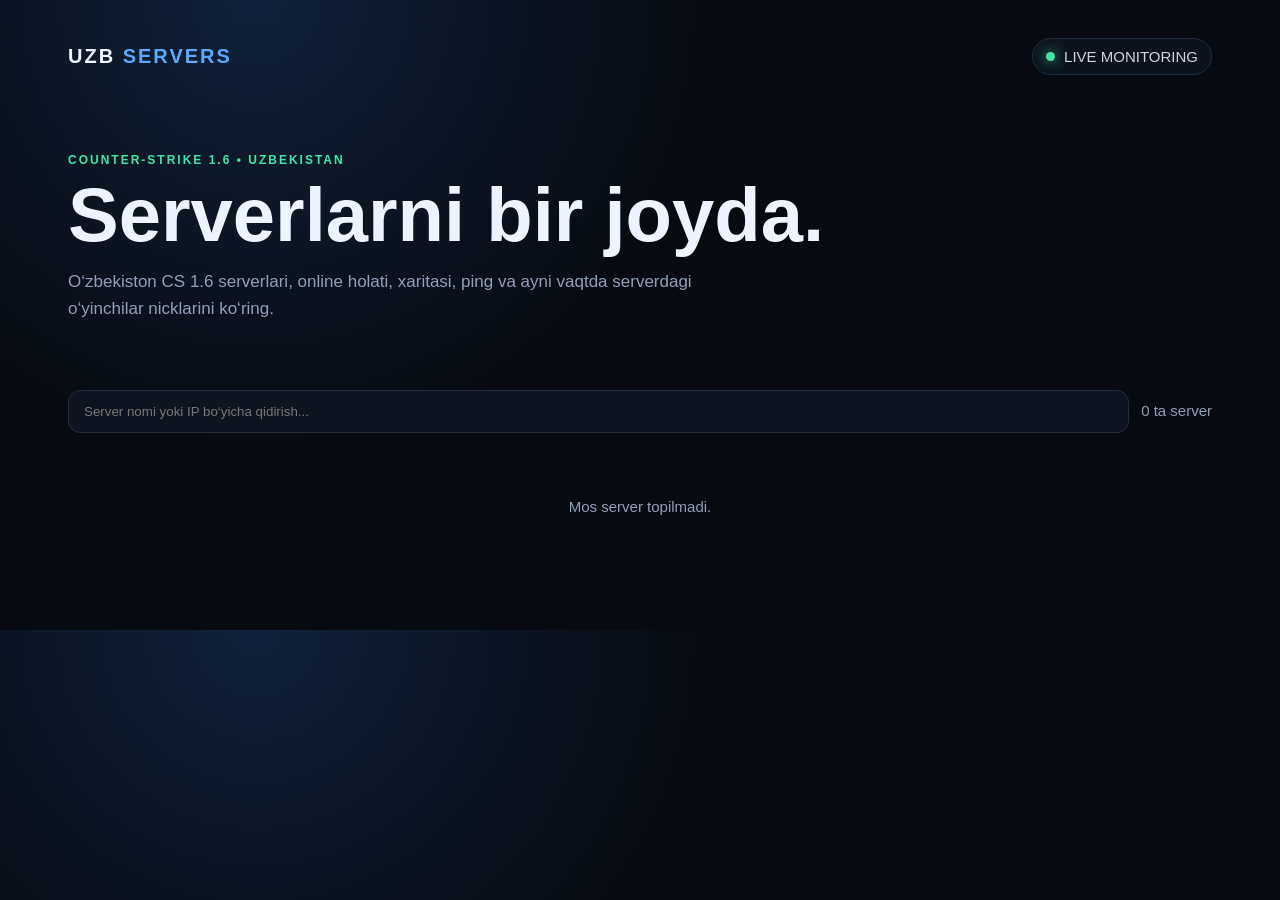
<file: index.html>
<!doctype html>
<html lang="uz">
<head>
<meta charset="utf-8">
<meta name="viewport" content="width=device-width,initial-scale=1">
<title>UZB SERVERS — CS 1.6 Uzbekistan</title>
<meta name="description" content="UZB SERVERS — O‘zbekiston CS 1.6 serverlari va real vaqt monitoringi.">
<style>
:root{--bg:#070a10;--card:#101621;--line:#202b3c;--text:#edf3ff;--muted:#91a0b7;--green:#42e6a4;--red:#ff6b7a;--blue:#5ca8ff}
*{box-sizing:border-box}body{margin:0;background:radial-gradient(circle at 20% 0%,#11213a 0,#070a10 38%);color:var(--text);font:15px Inter,Arial,sans-serif}
.wrap{max-width:1180px;margin:auto;padding:28px 18px 70px}.nav{display:flex;justify-content:space-between;align-items:center;padding:10px 0 30px}.logo{font-weight:900;letter-spacing:2px;font-size:20px}.logo span{color:var(--blue)}
.hero{padding:48px 0 30px}.eyebrow{color:var(--green);font-weight:800;letter-spacing:2px;font-size:12px}.hero h1{font-size:clamp(38px,7vw,76px);line-height:.95;margin:12px 0}.hero p{max-width:680px;color:var(--muted);font-size:17px;line-height:1.6}
.status{display:inline-flex;gap:9px;align-items:center;border:1px solid var(--line);background:#0c121c;border-radius:999px;padding:9px 13px;color:#cbd5e1}.dot{width:9px;height:9px;border-radius:50%;background:var(--green);box-shadow:0 0 14px #42e6a4}
.toolbar{display:flex;gap:12px;flex-wrap:wrap;margin:20px 0}.search{flex:1;min-width:220px;background:#0d141f;border:1px solid var(--line);border-radius:12px;padding:13px 15px;color:white;outline:none}.count{padding:12px 0;color:var(--muted)}
.grid{display:grid;gap:14px}.server{background:linear-gradient(145deg,#111925,#0c121b);border:1px solid var(--line);border-radius:17px;padding:18px;display:grid;grid-template-columns:1.5fr .8fr .7fr auto;gap:16px;align-items:center}.name{font-weight:800;font-size:16px}.ip{color:#7e8da5;font-size:12px;margin-top:6px}.online{color:var(--green);font-weight:800}.offline{color:var(--red);font-weight:800}.meta{color:#b5c0d2}.meta b{color:white}.btn{border:1px solid #2b3a52;background:#111b29;color:#eaf1ff;padding:10px 13px;border-radius:10px;cursor:pointer;font-weight:700}.btn:hover{border-color:#5ca8ff}.empty{text-align:center;padding:45px;color:var(--muted)}
.overlay{position:fixed;inset:0;background:rgba(0,0,0,.72);display:none;align-items:center;justify-content:center;padding:18px;z-index:10}.modal{width:min(600px,100%);max-height:80vh;overflow:auto;background:#0d141f;border:1px solid #2a374c;border-radius:18px;padding:20px;box-shadow:0 20px 80px #000}.modal-head{display:flex;justify-content:space-between;gap:15px;align-items:flex-start}.close{border:0;background:#182231;color:white;border-radius:9px;padding:8px 11px;cursor:pointer}.player{display:flex;justify-content:space-between;padding:12px 0;border-bottom:1px solid #1d2838}.player:last-child{border-bottom:0}.score{color:#8ea0ba}
@media(max-width:820px){.server{grid-template-columns:1fr 1fr}.server .action{grid-column:1/-1}.hero{padding-top:25px}}
@media(max-width:520px){.server{grid-template-columns:1fr}.server .action{grid-column:auto}}
</style>
</head>
<body>
<div class="wrap">
<nav class="nav"><div class="logo">UZB <span>SERVERS</span></div><div class="status"><span class="dot"></span> LIVE MONITORING</div></nav>
<section class="hero">
<div class="eyebrow">COUNTER-STRIKE 1.6 • UZBEKISTAN</div>
<h1>Serverlarni bir joyda.</h1>
<p>O‘zbekiston CS 1.6 serverlari, online holati, xaritasi, ping va ayni vaqtda serverdagi o‘yinchilar nicklarini ko‘ring.</p>
</section>
<div class="toolbar"><input id="search" class="search" placeholder="Server nomi yoki IP bo‘yicha qidirish..."><div id="count" class="count">Yuklanmoqda...</div></div>
<div id="grid" class="grid"></div>
</div>

<div id="overlay" class="overlay" onclick="if(event.target===this)closePlayers()">
<div class="modal">
<div class="modal-head"><div><div class="eyebrow">PLAYER LIST</div><h2 id="modalTitle" style="margin:7px 0 4px">Players</h2><div id="modalIp" class="ip"></div></div><button class="close" onclick="closePlayers()">Yopish</button></div>
<div id="players" style="margin-top:18px"></div>
</div>
</div>

<script>
let data=[];
const grid=document.getElementById('grid'), search=document.getElementById('search'), count=document.getElementById('count');

async function load(){
 try{
   const r=await fetch('/servers.json?x='+Date.now(),{cache:'no-store'});
   const j=await r.json(); data=j.servers||[]; render();
 }catch(e){
   grid.innerHTML='<div class="empty">Server ma’lumotlarini yuklab bo‘lmadi.</div>';
   count.textContent='Xatolik';
 }
}
function render(){
 const q=search.value.trim().toLowerCase();
 const list=data.filter(s=>(s.name+' '+s.ip+' '+s.map).toLowerCase().includes(q));
 count.textContent=`${list.length} ta server`;
 grid.innerHTML=list.map((s,i)=>`
 <article class="server">
  <div><div class="name">${esc(s.name)}</div><div class="ip">${esc(s.ip)}</div></div>
  <div class="${s.online?'online':'offline'}">${s.online?'● ONLINE':'● OFFLINE'}</div>
  <div class="meta"><b>${s.players}</b> / ${s.maxPlayers||0} players<br><span>${esc(s.map||'—')} • ${s.ping??'—'} ms</span></div>
  <div class="action"><button class="btn" onclick="openPlayers(${data.indexOf(s)})">Players (${s.playerList?.length??0})</button></div>
 </article>`).join('') || '<div class="empty">Mos server topilmadi.</div>';
}
function openPlayers(i){
 const s=data[i]; document.getElementById('modalTitle').textContent=s.name;
 document.getElementById('modalIp').textContent=s.ip+' • '+(s.online?'ONLINE':'OFFLINE');
 const box=document.getElementById('players'), p=s.playerList||[];
 box.innerHTML=p.length ? p.map(x=>`<div class="player"><div><b>${esc(x.name||'Unnamed')}</b></div><div class="score">Score: ${x.score}</div></div>`).join('') :
   `<div class="empty">${s.online?'Hozir player ro‘yxati bo‘sh yoki server A2S_PLAYER javobini bermadi.':'Server offline.'}</div>`;
 document.getElementById('overlay').style.display='flex';
}
function closePlayers(){document.getElementById('overlay').style.display='none'}
function esc(x){return String(x??'').replace(/[&<>"']/g,m=>({'&':'&amp;','<':'&lt;','>':'&gt;','"':'&quot;',"'":'&#039;'}[m]))}
search.addEventListener('input',render); load(); setInterval(load,60000);
</script>
</body></html>
</file>
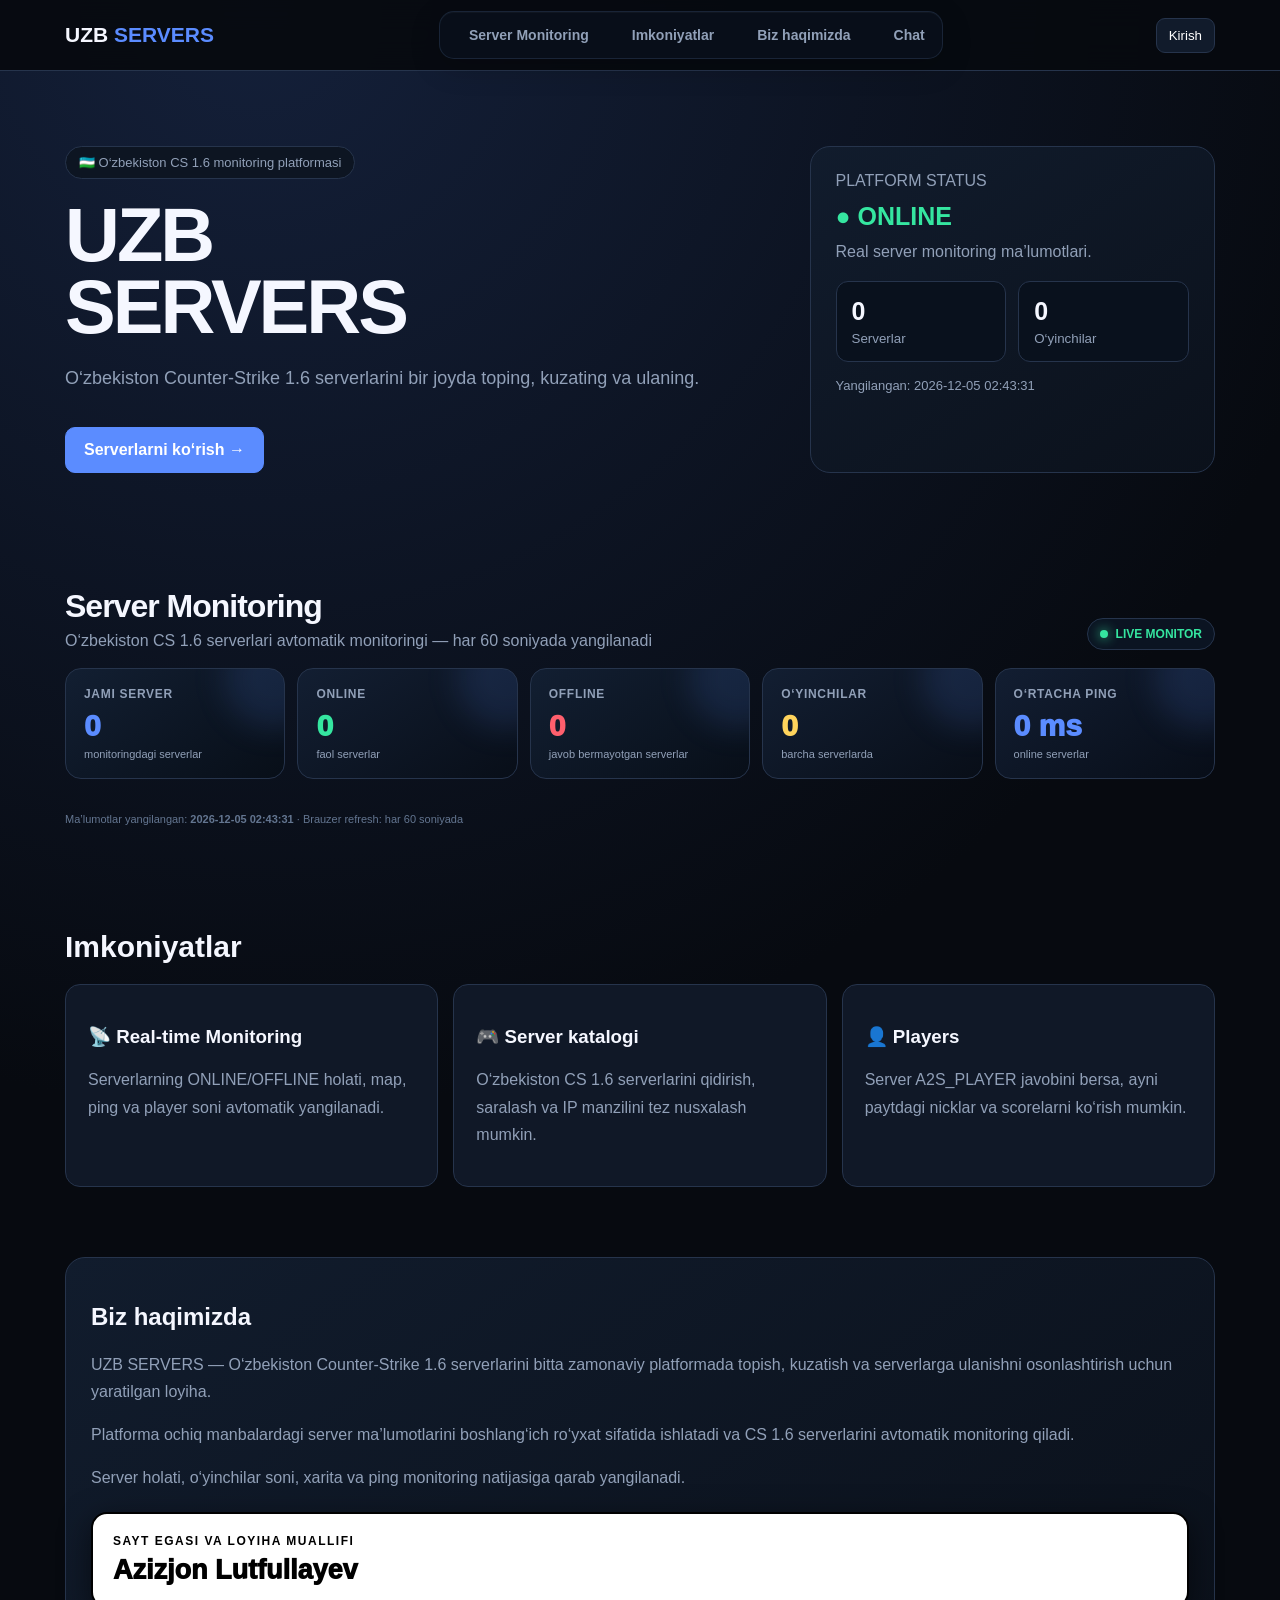
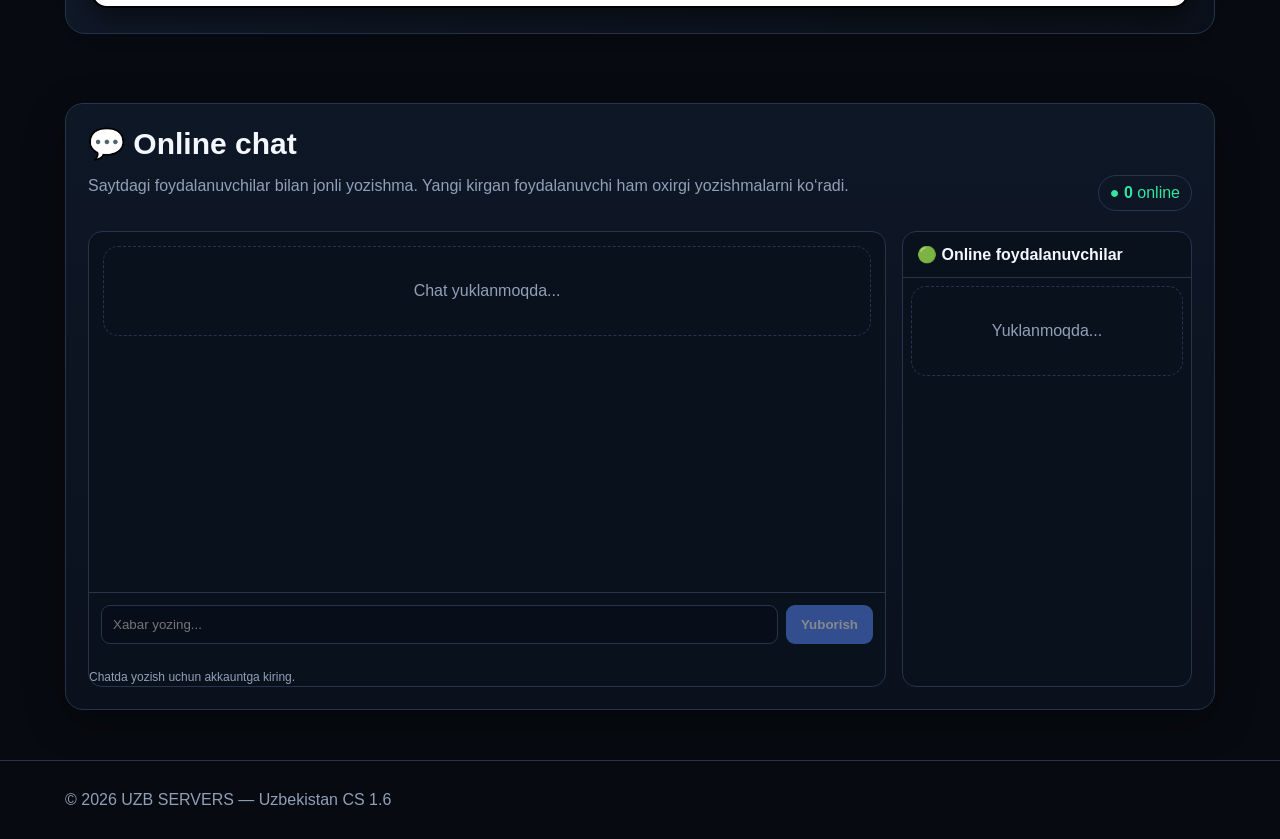
<file: public/index.html>
<!doctype html>
<html lang="uz">
<head>

<meta charset="UTF-8">
<meta name="viewport" content="width=device-width,initial-scale=1">
<meta name="google-site-verification" content="S3c8AlsZO5zrsL05Uv-5ZqD1f1On1FGjm7GGjLqEiII" />
<title>UZB SERVERS — CS 1.6 Uzbekistan Servers</title>
<meta name="description" content="UZB SERVERS — O‘zbekistondagi CS 1.6 serverlar katalogi. Serverlar, IP manzillar, o‘yinchilar va server holatini ko‘ring.">
<meta name="keywords" content="CS 1.6, Counter Strike 1.6, Uzbekistan servers, Uzbek CS 1.6 servers, UZB servers">
<meta name="robots" content="index, follow">
<link rel="canonical" href="https://uzbservers.uzbservers.workers.dev/">


<style>

:root{
  --bg:#070a10;
  --card:#101827;
  --line:#26344c;
  --text:#f5f7ff;
  --muted:#91a0b8;
  --blue:#5b8cff;
  --green:#35e6a0;
  --red:#ff5f6d;
  --black:#050505
}

*{
  box-sizing:border-box
}

html{
  scroll-behavior:smooth
}

body{
  margin:0;
  background:radial-gradient(
    circle at 20% 0%,
    #14203a 0,
    #070a10 42%
  );
  color:var(--text);
  font-family:Arial,Helvetica,sans-serif
}

.container{
  width:min(1150px,calc(100% - 30px));
  margin:auto
}


/* =====================================================
   HEADER
===================================================== */

header{
  position:sticky;
  top:0;
  z-index:20;
  background:#070a10ee;
  backdrop-filter:blur(15px);
  border-bottom:1px solid var(--line)
}

.nav{
  min-height:70px;
  display:flex;
  align-items:center;
  justify-content:space-between;
  gap:18px
}

.logo{
  font-size:21px;
  font-weight:900;
  white-space:nowrap
}

.logo span{
  color:var(--blue)
}

nav{
  display:flex;
  gap:20px;
  align-items:center;
  color:var(--muted)
}

nav a{
  text-decoration:none;
  color:inherit
}

nav a:hover{
  color:#fff
}

.auth-nav{
  display:flex;
  gap:8px;
  align-items:center
}

.auth-btn{
  padding:9px 12px;
  border-radius:9px;
  border:1px solid var(--line);
  background:#111b2b;
  color:#fff;
  cursor:pointer
}

.auth-btn:hover{
  border-color:var(--blue)
}

.auth-btn.primary{
  background:var(--blue);
  border-color:var(--blue)
}

.gl-admin-button{
  border-color:#087dff !important;
  box-shadow:0 0 10px #087dff88,0 0 20px #00a66a55;
}

.menu-avatar{
  width:30px;
  height:30px;
  min-width:30px;
  border-radius:50%;
  overflow:hidden;
  display:inline-flex;
  align-items:center;
  justify-content:center;
  background:#172237;
  border:1px solid #3a4d6d;
  font-size:15px
}

.menu-avatar img{
  width:100%;
  height:100%;
  object-fit:cover;
  display:block
}


/* =====================================================
   USER MENU
===================================================== */

.user-menu{
  position:relative;
}

.user-dropdown{
  display:none;
  position:absolute;
  right:0;
  top:calc(100% + 8px);
  min-width:180px;
  padding:7px;
  background:#0d1522;
  border:1px solid var(--line);
  border-radius:12px;
  box-shadow:0 15px 45px #000b;
  z-index:100;
}

.user-dropdown.show{
  display:block;
}

.user-dropdown button{
  width:100%;
  padding:11px 12px;
  border:0;
  border-radius:8px;
  background:transparent;
  color:#fff;
  text-align:left;
  cursor:pointer;
}

.user-dropdown button:hover{
  background:#172237;
}


/* =====================================================
   HERO
===================================================== */

.hero{
  padding:75px 0 45px;
  display:grid;
  grid-template-columns:1.4fr .8fr;
  gap:35px
}

.badge{
  display:inline-block;
  padding:8px 13px;
  border:1px solid var(--line);
  border-radius:30px;
  color:var(--muted);
  font-size:13px;
  background:#0d1522
}

h1{
  font-size:clamp(45px,7vw,76px);
  line-height:.95;
  margin:20px 0;
  letter-spacing:-3px
}

.hero p{
  color:var(--muted);
  font-size:18px;
  line-height:1.7
}

.btn{
  display:inline-block;
  padding:13px 18px;
  border-radius:10px;
  border:1px solid var(--line);
  background:#111b2b;
  color:#fff;
  text-decoration:none;
  font-weight:bold;
  margin-top:15px;
  cursor:pointer
}

.btn.primary{
  background:var(--blue);
  border-color:var(--blue)
}


/* =====================================================
   PANEL
===================================================== */

.panel{
  background:linear-gradient(
    145deg,
    #111c2d,
    #0b111b
  );
  border:1px solid var(--line);
  border-radius:20px;
  padding:25px
}

.status{
  font-weight:bold;
  font-size:25px;
  margin:12px 0
}

.status.ok{
  color:var(--green)
}

.status.bad{
  color:var(--red)
}

.stats{
  display:grid;
  grid-template-columns:1fr 1fr;
  gap:12px;
  margin-top:20px
}

.stat{
  background:#09111d;
  border:1px solid var(--line);
  border-radius:12px;
  padding:15px
}

.stat b{
  font-size:25px
}

.stat small{
  display:block;
  color:var(--muted);
  margin-top:5px
}


/* =====================================================
   SECTIONS
===================================================== */

section{
  padding:35px 0
}

.section-title{
  display:flex;
  justify-content:space-between;
  align-items:end;
  gap:15px;
  margin-bottom:20px
}

.section-title h2{
  margin:0;
  font-size:30px
}

.section-title p{
  color:var(--muted)
}


/* =====================================================
   CONTROLS
===================================================== */

.controls{
  display:flex;
  gap:8px;
  flex-wrap:wrap;
  justify-content:flex-end
}

.search,
.sort{
  padding:12px;
  border-radius:10px;
  border:1px solid var(--line);
  background:#0c131f;
  color:#fff;
  outline:none
}

.search{
  width:250px
}

.sort{
  cursor:pointer
}


/* =====================================================
   SERVER
===================================================== */

.server{
  display:grid;
  grid-template-columns:
    1.5fr
    .7fr
    .7fr
    .8fr
    auto;

  gap:18px;
  align-items:center;
  padding:18px;
  margin:12px 0;

  background:var(--card);
  border:1px solid var(--line);
  border-radius:15px
}

.server:hover{
  border-color:#41639a
}

.server-name{
  font-weight:bold;
  font-size:16px
}

.ip{
  color:#8799b4;
  font-family:monospace;
  margin-top:6px
}

.online{
  color:var(--green);
  font-weight:bold
}

.offline{
  color:var(--red);
  font-weight:bold
}

.metric b{
  display:block
}

.metric small{
  color:var(--muted)
}

.actions{
  display:flex;
  gap:8px;
  flex-wrap:wrap
}

.copy,
.players-btn{
  padding:9px 12px;
  border-radius:9px;
  border:1px solid var(--line);
  background:#172237;
  color:#fff;
  cursor:pointer
}

.players-btn{
  background:#162744
}

.copy:hover,
.players-btn:hover{
  border-color:var(--blue)
}


/* =====================================================
   FEATURES
===================================================== */

.features{
  display:grid;
  grid-template-columns:repeat(3,1fr);
  gap:15px
}

.feature{
  background:var(--card);
  border:1px solid var(--line);
  border-radius:15px;
  padding:22px
}

.feature p,
.about-text{
  color:var(--muted);
  line-height:1.7
}


/* =====================================================
   OWNER
===================================================== */

.owner{
  margin-top:20px;
  background:#fff;
  border-radius:16px;
  padding:20px;
  border:2px solid #000;
  box-shadow:0 8px 30px #0008
}

.owner-title{
  color:#000;
  font-size:12px;
  font-weight:800;
  letter-spacing:1.5px
}

.owner-name{
  color:#000;
  font-size:27px;
  font-weight:950;
  margin-top:7px
}


/* =====================================================
   NOTICE
===================================================== */

.notice{
  margin-top:15px;
  padding:14px;
  border:1px dashed #35445d;
  border-radius:12px;
  color:var(--muted);
  font-size:13px
}

.empty{
  text-align:center;
  padding:35px;
  color:var(--muted);
  border:1px dashed var(--line);
  border-radius:15px
}


/* =====================================================
   FOOTER
===================================================== */

footer{
  margin-top:50px;
  border-top:1px solid var(--line);
  padding:30px 0;
  color:var(--muted)
}


/* =====================================================
   OVERLAY / MODAL
===================================================== */

.overlay{
  display:none;
  position:fixed;
  inset:0;
  background:#000b;
  z-index:50;
  align-items:center;
  justify-content:center;
  padding:20px
}

.modal{
  width:min(620px,100%);
  max-height:85vh;
  overflow:auto;

  background:#0d1522;
  border:1px solid var(--line);
  border-radius:18px;
  padding:22px;

  box-shadow:0 20px 80px #000
}

.modal-head{
  display:flex;
  justify-content:space-between;
  gap:15px;
  align-items:center
}

.close{
  border:0;
  background:#172237;
  color:#fff;
  border-radius:9px;
  padding:9px 12px;
  cursor:pointer
}

.close:hover{
  background:#21304a
}


/* =====================================================
   PLAYERS
===================================================== */

.player{
  display:flex;
  justify-content:space-between;
  gap:15px;
  padding:12px;
  border:1px solid var(--line);
  border-radius:10px;
  background:#09111d;
  margin-top:8px
}

.score{
  color:var(--muted)
}


/* =====================================================
   FORMS
===================================================== */

.form-group{
  margin:12px 0
}

.form-group label{
  display:block;
  color:var(--muted);
  font-size:13px;
  margin-bottom:6px
}

.form-group input{
  width:100%;
  padding:12px;
  border-radius:9px;
  border:1px solid var(--line);
  background:#09111d;
  color:#fff;
  outline:none
}

.form-group input:focus{
  border-color:var(--blue)
}

.form-submit{
  width:100%;
  padding:12px;
  border:0;
  border-radius:9px;
  background:var(--blue);
  color:#fff;
  font-weight:bold;
  cursor:pointer
}

.form-submit:hover{
  filter:brightness(1.08)
}

.form-submit:disabled{
  opacity:.6;
  cursor:wait
}

.form-note{
  color:var(--muted);
  font-size:12px;
  line-height:1.5;
  margin-top:12px
}


/* =====================================================
   PROFILE
===================================================== */

.profile-grid{
  display:grid;
  grid-template-columns:1fr 1fr;
  gap:12px
}

.profile-full{
  grid-column:1 / -1
}

.profile-header{
  display:flex;
  align-items:center;
  gap:18px;
  padding:18px;
  margin-bottom:18px;
  border:1px solid var(--line);
  border-radius:14px;
  background:#09111d;
}

.profile-avatar{
  width:90px;
  height:90px;
  min-width:90px;
  border-radius:50%;
  overflow:hidden;
  border:3px solid var(--blue);
  background:#172237;
  display:flex;
  align-items:center;
  justify-content:center;
  font-size:32px;
  font-weight:bold;
}

.profile-avatar img{
  width:100%;
  height:100%;
  object-fit:cover;
}

.profile-header-name{
  font-size:24px;
  font-weight:900;
}

.profile-header-login{
  color:var(--muted);
  margin-top:5px
}

.profile-status{
  display:inline-block;
  margin-top:8px;
  padding:5px 9px;
  border-radius:20px;
  background:#123526;
  color:var(--green);
  font-size:12px;
  font-weight:bold
}



/* =====================================================
   ONLINE CHAT / ADMIN
===================================================== */

.site-panel{
  margin-top:34px;
  padding:22px;
  border:1px solid var(--line);
  border-radius:18px;
  background:linear-gradient(180deg,#0e1726,#0a111d);
  box-shadow:0 12px 40px #0005
}

.chat-layout{
  display:grid;
  grid-template-columns:minmax(0,1fr) 290px;
  gap:16px
}

.chat-box,.online-users{
  border:1px solid var(--line);
  border-radius:14px;
  background:#09111d;
  overflow:hidden
}

.chat-messages{
  height:360px;
  overflow:auto;
  padding:14px
}

.chat-message{
  display:flex;
  gap:10px;
  margin-bottom:12px
}

.chat-avatar,.online-avatar{
  width:34px;
  height:34px;
  min-width:34px;
  border-radius:50%;
  overflow:hidden;
  background:#172237;
  border:1px solid #3a4d6d;
  display:flex;
  align-items:center;
  justify-content:center;
  font-size:16px
}

.chat-avatar img,.online-avatar img{
  width:100%;
  height:100%;
  object-fit:cover
}

.chat-bubble{
  min-width:0;
  padding:9px 11px;
  border-radius:11px;
  background:#111b2b;
  border:1px solid #1d2a40
}

.chat-meta{
  display:flex;
  gap:8px;
  align-items:center;
  margin-bottom:3px
}

.chat-name{font-weight:800}
.chat-time{font-size:11px;color:var(--muted)}
.chat-text{white-space:pre-wrap;word-break:break-word;line-height:1.45}

.chat-form{
  display:flex;
  gap:8px;
  padding:12px;
  border-top:1px solid var(--line)
}

.chat-form input{
  flex:1;
  min-width:0;
  padding:11px;
  border-radius:9px;
  border:1px solid var(--line);
  background:#070e19;
  color:#fff;
  outline:none
}

.chat-form button{
  border:0;
  border-radius:9px;
  padding:0 15px;
  background:var(--blue);
  color:#fff;
  font-weight:800;
  cursor:pointer
}

.chat-form button:disabled{opacity:.5;cursor:not-allowed}

.online-badge{
  padding:8px 11px;
  border:1px solid var(--line);
  border-radius:20px;
  color:var(--green);
  white-space:nowrap
}

.online-users-head{
  padding:13px 14px;
  font-weight:800;
  border-bottom:1px solid var(--line)
}

.online-users-list{
  max-height:420px;
  overflow:auto;
  padding:8px
}

.online-user{
  display:flex;
  align-items:center;
  gap:9px;
  padding:9px;
  border-radius:9px
}

.online-user:hover{background:#111b2b}
.online-user-name{font-weight:700;min-width:0;overflow:hidden;text-overflow:ellipsis;white-space:nowrap}
.online-user-sub{font-size:11px;color:var(--muted)}

.admin-stats{
  display:grid;
  grid-template-columns:repeat(5,1fr);
  gap:12px;
  margin-bottom:18px
}

.stat-card{
  padding:15px;
  border:1px solid var(--line);
  border-radius:12px;
  background:#09111d
}

.stat-card span{display:block;color:var(--muted);font-size:12px}
.stat-card b{display:block;font-size:24px;margin-top:6px}

.admin-table-wrap{overflow:auto;border:1px solid var(--line);border-radius:12px}
.admin-table{width:100%;border-collapse:collapse;min-width:760px}
.admin-table th,.admin-table td{padding:11px;border-bottom:1px solid var(--line);text-align:left;font-size:13px}
.admin-table th{color:var(--muted);background:#0b1422}
.admin-table tr:last-child td{border-bottom:0}
.admin-role{padding:5px 8px;border-radius:7px;border:1px solid var(--line);background:#101827;color:#fff}

/* =====================================================
   ROLE NICKNAME EFFECTS
===================================================== */

.role-admin-name{
  display:inline-block;
  padding:3px 8px;
  border-radius:8px;
  color:#fff7bf;
  background:linear-gradient(90deg,#6f5200,#d6a900,#fff0a0,#b47d00,#6f5200);
  background-size:300% 100%;
  animation:adminGold 2.4s linear infinite;
  box-shadow:0 0 10px #e2b40099,0 0 22px #e2b40055;
}

.role-gl-admin-name{
  display:inline-block;
  padding:3px 9px;
  border-radius:8px;
  color:#eaffff;
  background:linear-gradient(100deg,#0a1b38,#155cff,#07100b,#00a66a,#050505,#155cff);
  background-size:400% 100%;
  animation:glAdminGlow 3s linear infinite;
  box-shadow:0 0 10px #168cffaa,0 0 18px #00b96b77,0 0 28px #061d0f99;
}

@keyframes adminGold{
  0%{background-position:0% 50%;filter:brightness(.95)}
  50%{background-position:100% 50%;filter:brightness(1.35)}
  100%{background-position:0% 50%;filter:brightness(.95)}
}

@keyframes glAdminGlow{
  0%{background-position:0% 50%;filter:brightness(.9)}
  50%{background-position:100% 50%;filter:brightness(1.35)}
  100%{background-position:0% 50%;filter:brightness(.9)}
}

.role-user-name{display:inline-block}
.admin-online{color:var(--green);font-weight:800}
.admin-offline{color:var(--muted)}

.avatar-upload{margin-top:9px;padding:10px;border:1px dashed var(--line);border-radius:10px;background:#09111d}
.avatar-upload input{width:100%;color:#fff}
.avatar-upload small{display:block;color:var(--muted);margin-top:6px;line-height:1.4}

/* =====================================================
   RESPONSIVE
===================================================== */

@media(max-width:950px){

  nav{
    gap:12px
  }

  .server{
    grid-template-columns:1fr 1fr
  }

  .features{
    grid-template-columns:1fr
  }

}

@media(max-width:700px){

  .nav{
    flex-wrap:wrap;
    padding:10px 0
  }

  .auth-nav{
    margin-left:auto
  }

  .hero{
    grid-template-columns:1fr
  }

  nav{
    display:flex;
    flex:1;
    min-width:0;
    overflow-x:auto;
    gap:10px;
    padding:4px 0;
    scrollbar-width:none;
  }

  nav::-webkit-scrollbar{display:none}

  nav a{
    flex:0 0 auto;
    white-space:nowrap;
    font-size:13px;
  }

  .profile-grid{
    grid-template-columns:1fr
  }

  .profile-full{
    grid-column:auto
  }

}

@media(max-width:520px){

  .server{
    grid-template-columns:1fr
  }

  .section-title{
    display:block
  }

  .controls{
    justify-content:stretch;
    margin-top:15px
  }

  .search,
  .sort{
    width:100%
  }

  .actions{
    width:100%
  }

  .user-dropdown{
    right:0
  }

  .profile-header{
    flex-direction:column;
    text-align:center
  }

}


.chat-actions{display:flex;justify-content:flex-end;margin-top:7px;}
.chat-edit-btn{border:1px solid #30415d;background:#172237;color:#9db7ff;padding:5px 8px;border-radius:7px;font-size:11px;cursor:pointer;transition:.2s;}
.chat-edit-btn:hover{background:#223451;border-color:#5b8cff;color:#fff;box-shadow:0 0 10px #5b8cff44;}



/* =========================================================
   UZB SERVERS — PREMIUM MONITOR DASHBOARD
   Added without changing the existing site components
========================================================= */

#servers .controls{display:none}

.monitor-dashboard{margin-top:0}
.monitor-title{display:flex;align-items:flex-end;justify-content:space-between;gap:20px;margin-bottom:18px}
.monitor-title h2{margin:0;font-size:32px;font-weight:900;letter-spacing:-1px}
.monitor-title p{margin:7px 0 0;color:#91a0b8}
.monitor-live{display:flex;align-items:center;gap:8px;padding:8px 12px;border:1px solid #26344c;border-radius:999px;background:#0b1422;color:#35e6a0;font-size:12px;font-weight:800}
.monitor-live-dot{width:8px;height:8px;border-radius:50%;background:#35e6a0;box-shadow:0 0 12px #35e6a0;animation:monitorPulse 1.5s infinite}
@keyframes monitorPulse{0%,100%{opacity:1;transform:scale(1)}50%{opacity:.45;transform:scale(.75)}}

.monitor-stats{display:grid;grid-template-columns:repeat(5,1fr);gap:12px;margin-bottom:18px}
.monitor-stat{position:relative;overflow:hidden;padding:18px;background:linear-gradient(145deg,rgba(19,31,51,.96),rgba(8,14,24,.96));border:1px solid #26344c;border-radius:16px;transition:.25s}
.monitor-stat:hover{transform:translateY(-3px);border-color:#4d70a7;box-shadow:0 15px 40px rgba(0,0,0,.25)}
.monitor-stat::after{content:"";position:absolute;width:100px;height:100px;right:-40px;top:-40px;border-radius:50%;background:#5b8cff22;filter:blur(15px)}
.monitor-stat-label{color:#91a0b8;font-size:12px;font-weight:700;text-transform:uppercase;letter-spacing:.7px}
.monitor-stat-value{margin-top:8px;font-size:30px;font-weight:950}
.monitor-stat-sub{margin-top:5px;color:#91a0b8;font-size:11px}
.monitor-online{color:#35e6a0}.monitor-offline{color:#ff5f6d}.monitor-blue{color:#5b8cff}.monitor-yellow{color:#ffd45c}

.monitor-top-server{display:grid;grid-template-columns:1.4fr .7fr .7fr .7fr;gap:12px;margin-bottom:18px}
.monitor-highlight{padding:20px;background:linear-gradient(135deg,#111e34,#09111c);border:1px solid #26344c;border-radius:16px}
.monitor-highlight-label{color:#91a0b8;font-size:11px;text-transform:uppercase;letter-spacing:.8px}
.monitor-highlight-name{margin-top:8px;font-size:19px;font-weight:900}
.monitor-highlight-value{margin-top:5px;font-size:27px;font-weight:950}
.monitor-highlight-ip{margin-top:4px;color:#6f82a0;font-family:monospace;font-size:12px}

.monitor-server-grid{display:grid;grid-template-columns:repeat(2,1fr);gap:14px}
.monitor-server-card{position:relative;overflow:hidden;padding:18px;background:linear-gradient(145deg,#111b2c,#09111c);border:1px solid #26344c;border-radius:17px;transition:.25s}
.monitor-server-card:hover{transform:translateY(-3px);border-color:#496b9f;box-shadow:0 15px 45px #0006}
.monitor-server-card.online-card{border-left:3px solid #35e6a0}
.monitor-server-card.offline-card{border-left:3px solid #ff5f6d}
.monitor-server-head{display:flex;justify-content:space-between;align-items:flex-start;gap:12px}
.monitor-server-name{font-size:16px;font-weight:900}
.monitor-server-ip{margin-top:5px;color:#71839e;font-family:monospace;font-size:12px}
.monitor-status{display:inline-flex;align-items:center;gap:6px;padding:6px 9px;border-radius:999px;font-size:10px;font-weight:900}
.monitor-status.online{background:#0c3528;color:#35e6a0;border:1px solid #1b6e55}
.monitor-status.offline{background:#3a141b;color:#ff5f6d;border:1px solid #71313c}
.monitor-status-dot{width:6px;height:6px;border-radius:50%}
.monitor-status.online .monitor-status-dot{background:#35e6a0;box-shadow:0 0 8px #35e6a0}
.monitor-status.offline .monitor-status-dot{background:#ff5f6d}

.monitor-metrics{display:grid;grid-template-columns:repeat(3,1fr);gap:8px;margin-top:18px}
.monitor-metric{padding:11px;background:#080f19;border:1px solid #1c2940;border-radius:11px}
.monitor-metric-label{color:#71839e;font-size:10px}
.monitor-metric-value{margin-top:4px;font-size:16px;font-weight:900}
.monitor-ping-good{color:#35e6a0}.monitor-ping-medium{color:#ffd45c}.monitor-ping-bad{color:#ff5f6d}

.monitor-player-wrap{margin-top:15px}
.monitor-player-head{display:flex;justify-content:space-between;color:#91a0b8;font-size:11px;margin-bottom:7px}
.monitor-player-bar{height:7px;background:#172237;border-radius:999px;overflow:hidden}
.monitor-player-fill{height:100%;border-radius:999px;background:linear-gradient(90deg,#35e6a0,#5b8cff);box-shadow:0 0 12px #35e6a055;transition:width .5s ease}

.monitor-actions{display:flex;gap:8px;margin-top:15px}
.monitor-action{flex:1;padding:9px 11px;border:1px solid #26344c;border-radius:9px;background:#111b2b;color:#fff;cursor:pointer;font-size:12px;font-weight:700;transition:.2s}
.monitor-action:hover{border-color:#5b8cff;background:#162744}
.monitor-update{margin-top:15px;color:#637590;font-size:10px;text-align:right}

@media(max-width:1000px){.monitor-stats{grid-template-columns:repeat(3,1fr)}.monitor-top-server{grid-template-columns:1fr 1fr}}
@media(max-width:700px){.monitor-stats{grid-template-columns:1fr 1fr}.monitor-server-grid{grid-template-columns:1fr}.monitor-top-server{grid-template-columns:1fr}.monitor-title{display:block}.monitor-live{margin-top:12px;display:inline-flex}}
@media(max-width:450px){.monitor-stats{grid-template-columns:1fr}.monitor-metrics{grid-template-columns:1fr 1fr}}



/* =====================================================
   PREMIUM NAVIGATION INTERFACE
===================================================== */
.logo-home{
  display:inline-flex;
  align-items:center;
  gap:0;
  color:inherit;
  text-decoration:none;
  position:relative;
  padding:8px 12px;
  margin-left:-12px;
  border-radius:13px;
  transition:transform .25s ease,background .25s ease,box-shadow .25s ease;
}
.logo-home::before{
  content:"";
  position:absolute;
  inset:0;
  border-radius:13px;
  background:linear-gradient(135deg,#5b8cff22,#35e6a022,transparent 70%);
  opacity:0;
  transform:scale(.92);
  transition:.25s ease;
}
.logo-home::after{
  content:"";
  position:absolute;
  left:12px;
  right:12px;
  bottom:4px;
  height:2px;
  border-radius:99px;
  background:linear-gradient(90deg,#5b8cff,#35e6a0);
  transform:scaleX(0);
  transform-origin:left;
  transition:transform .28s ease;
  box-shadow:0 0 12px #35e6a088;
}
.logo-home:hover{
  transform:translateY(-1px);
  background:#111b2b88;
  box-shadow:0 8px 28px #0005,0 0 18px #5b8cff18;
}
.logo-home:hover::before{opacity:1;transform:scale(1)}
.logo-home:hover::after{transform:scaleX(1)}
.logo-home:active{transform:scale(.97)}
.logo-home .logo{position:relative;z-index:1}

.nav-premium{
  position:relative;
  display:flex;
  align-items:center;
  gap:7px;
  padding:5px;
  border:1px solid #26344c99;
  border-radius:15px;
  background:#09111dcc;
  box-shadow:inset 0 1px 0 #ffffff08,0 8px 30px #0003;
}
.nav-premium a{
  position:relative;
  display:inline-flex;
  align-items:center;
  justify-content:center;
  gap:7px;
  padding:10px 12px;
  border-radius:10px;
  color:#91a0b8;
  font-size:14px;
  font-weight:700;
  text-decoration:none;
  transition:color .2s ease,background .2s ease,transform .2s ease,box-shadow .2s ease;
  white-space:nowrap;
}
.nav-premium a::before{
  content:"";
  width:5px;
  height:5px;
  border-radius:50%;
  background:#5b8cff;
  opacity:0;
  transform:scale(.3);
  transition:.2s ease;
  box-shadow:0 0 10px #5b8cff;
}
.nav-premium a:hover,
.nav-premium a.nav-active{
  color:#fff;
  background:linear-gradient(135deg,#172744,#101b2d);
  box-shadow:inset 0 0 0 1px #3c5c8d66,0 5px 18px #0004;
  transform:translateY(-1px);
}
.nav-premium a:hover::before,
.nav-premium a.nav-active::before{opacity:1;transform:scale(1)}
.nav-premium a:active{transform:scale(.97)}

.nav-popover{
  position:fixed;
  top:78px;
  left:50%;
  width:min(620px,calc(100vw - 30px));
  transform:translate(-50%,-12px) scale(.97);
  opacity:0;
  visibility:hidden;
  pointer-events:none;
  z-index:90;
  padding:18px;
  border:1px solid #3b5376;
  border-radius:20px;
  background:linear-gradient(145deg,#111e33f7,#08111df7);
  backdrop-filter:blur(20px) saturate(130%);
  box-shadow:0 25px 80px #000a,0 0 35px #5b8cff12,inset 0 1px 0 #fff0d;
  transition:opacity .2s ease,transform .25s ease,visibility .2s ease;
}
.nav-popover.show{
  opacity:1;
  visibility:visible;
  pointer-events:auto;
  transform:translate(-50%,0) scale(1);
}
.nav-popover::before{
  content:"";
  position:absolute;
  top:-6px;
  left:var(--arrow-left,50%);
  width:12px;
  height:12px;
  background:#111e33;
  border-left:1px solid #3b5376;
  border-top:1px solid #3b5376;
  transform:rotate(45deg);
}
.nav-popover-head{display:flex;align-items:center;justify-content:space-between;gap:15px}
.nav-popover-title{font-size:19px;font-weight:900;color:#fff}
.nav-popover-sub{margin-top:5px;color:#91a0b8;font-size:12px;line-height:1.5}
.nav-popover-icon{width:42px;height:42px;display:grid;place-items:center;border-radius:13px;background:#172744;border:1px solid #30496f;font-size:20px;box-shadow:0 0 18px #5b8cff22}
.nav-popover-close{border:1px solid #26344c;background:#0b1422;color:#91a0b8;border-radius:10px;width:34px;height:34px;cursor:pointer;font-size:17px;transition:.2s}
.nav-popover-close:hover{color:#fff;border-color:#5b8cff;background:#162744}
.nav-popover-body{margin-top:15px;display:grid;grid-template-columns:repeat(2,1fr);gap:10px}
.nav-pop-card{padding:13px;border:1px solid #26344c;border-radius:13px;background:#09111dcc;transition:.2s}
.nav-pop-card:hover{border-color:#4b6fa6;transform:translateY(-2px);background:#0d1727}
.nav-pop-card b{display:block;font-size:13px;color:#fff}
.nav-pop-card span{display:block;margin-top:5px;font-size:11px;color:#91a0b8;line-height:1.45}
.nav-pop-action{margin-top:14px;display:flex;justify-content:flex-end;gap:8px}
.nav-pop-action button{padding:10px 14px;border-radius:10px;border:1px solid #31548c;background:#172744;color:#fff;font-weight:800;cursor:pointer;transition:.2s}
.nav-pop-action button.primary{background:linear-gradient(135deg,#5b8cff,#4777e8);border-color:#6f99ff;box-shadow:0 7px 22px #5b8cff33}
.nav-pop-action button:hover{transform:translateY(-1px);filter:brightness(1.08)}
.nav-pop-backdrop{position:fixed;inset:0;background:#0005;backdrop-filter:blur(2px);z-index:80;opacity:0;visibility:hidden;pointer-events:none;transition:.2s}
.nav-pop-backdrop.show{opacity:1;visibility:visible;pointer-events:auto}

@media(max-width:950px){
  .nav-premium{gap:3px}
  .nav-premium a{padding:9px 9px;font-size:13px}
}
@media(max-width:700px){
  .logo-home{margin-left:0}
  .nav-premium{display:flex;order:3;width:100%;overflow-x:auto;justify-content:flex-start;border-radius:12px;padding:4px}
  .nav-premium a{flex:0 0 auto;font-size:12px;padding:9px 11px}
  .nav-popover{top:132px;width:calc(100vw - 20px);border-radius:17px}
  .nav-popover-body{grid-template-columns:1fr}
}
@media(max-width:450px){
  .nav-popover{top:145px;padding:14px}
  .nav-popover-title{font-size:17px}
  .nav-popover-sub{font-size:11px}
}



/* ADMIN PANEL PREMIUM RESTORE */
.admin-panel-premium{
  position:relative;
  overflow:hidden;
  border-color:#31517e;
  box-shadow:0 18px 55px #0008, inset 0 1px 0 #5b8cff18;
}
.admin-panel-premium::before{
  content:"";
  position:absolute;
  left:0;right:0;top:0;height:2px;
  background:linear-gradient(90deg,#5b8cff,#35e6a0,#5b8cff);
  background-size:200% 100%;
  animation:adminPanelLine 3s linear infinite;
}
@keyframes adminPanelLine{0%{background-position:0 0}100%{background-position:200% 0}}
.admin-panel-premium .section-title{margin-bottom:22px}
.admin-panel-premium .section-title h2{font-size:30px}
.admin-panel-premium .auth-btn{box-shadow:0 0 18px #5b8cff22}

</style>
</head>


<body>


<!-- =====================================================
     HEADER
===================================================== -->

<header>

<div class="container nav">

  <a class="logo-home" href="#home" aria-label="UZB SERVERS bosh sahifa">
    <div class="logo">UZB <span>SERVERS</span></div>
  </a>


  <nav class="nav-premium" aria-label="Asosiy menyu">

    <a href="#servers" data-nav-pop="servers">Server Monitoring</a>
    <a href="#features" data-nav-pop="features">Imkoniyatlar</a>
    <a href="#about" data-nav-pop="about">Biz haqimizda</a>
    <a href="#onlineChat" data-nav-pop="chat">Chat</a>
    <a id="adminNavLink" href="#adminPanel" data-nav-pop="admin" style="display:none">Admin</a>

  </nav>


  <div class="auth-nav">

    <!-- LOGGED OUT -->

    <button
      id="loginBtn"
      class="auth-btn"
      onclick="openAuth('login')">

      Kirish

    </button>


    <!-- LOGGED IN -->

    <div
      id="userMenu"
      class="user-menu"
      style="display:none">

      <button
        id="userMenuBtn"
        class="auth-btn"
        onclick="toggleUserMenu()">

        <span id="menuAvatar" class="menu-avatar">👤</span>
        <span id="menuUsername">
          User
        </span>
        ▾

      </button>


      <div
        id="userDropdown"
        class="user-dropdown">

        <button
          onclick="openProfileFromMenu()">

          👤 Profil

        </button>


        <button id="adminMenuButton" style="display:none" onclick="openAdminFromMenu()">

          🛡️ Admin panel

        </button>


        <button
          onclick="logoutUser()">

          🚪 Chiqish

        </button>

      </div>

    </div>

  </div>

</div>

</header>

<div id="navPopBackdrop" class="nav-pop-backdrop"></div>
<div id="navPopover" class="nav-popover" role="dialog" aria-modal="false" aria-live="polite">
  <div class="nav-popover-head">
    <div style="display:flex;align-items:center;gap:12px;min-width:0">
      <div id="navPopIcon" class="nav-popover-icon">✨</div>
      <div style="min-width:0">
        <div id="navPopTitle" class="nav-popover-title">UZB SERVERS</div>
        <div id="navPopSub" class="nav-popover-sub">Tezkor boshqaruv paneli</div>
      </div>
    </div>
    <button id="navPopClose" class="nav-popover-close" type="button" aria-label="Yopish">✕</button>
  </div>
  <div id="navPopBody" class="nav-popover-body"></div>
  <div class="nav-pop-action">
    <button id="navPopOpen" class="primary" type="button">Bo‘limni ochish →</button>
  </div>
</div>


<!-- =====================================================
     MAIN
===================================================== -->

<main id="home">


<!-- =====================================================
     HERO
===================================================== -->

<section class="container hero">

  <div>

    <div class="badge">
      🇺🇿 O‘zbekiston CS 1.6 monitoring platformasi
    </div>


    <h1>

      UZB<br>
      SERVERS

    </h1>


    <p>

      O‘zbekiston Counter-Strike 1.6 serverlarini
      bir joyda toping, kuzating va ulaning.

    </p>


    <a
      class="btn primary"
      href="#servers">

      Serverlarni ko‘rish →

    </a>

  </div>


  <div class="panel">

    <div style="color:#91a0b8">

      PLATFORM STATUS

    </div>


    <div
      id="platformStatus"
      class="status ok">

      ● ONLINE

    </div>


    <div style="color:#91a0b8">

      Real server monitoring ma’lumotlari.

    </div>


    <div class="stats">

      <div class="stat">

        <b id="serverCount">
          0
        </b>

        <small>
          Serverlar
        </small>

      </div>


      <div class="stat">

        <b id="playerCount">
          0
        </b>

        <small>
          O‘yinchilar
        </small>

      </div>

    </div>


    <div
      style="
        color:#91a0b8;
        margin-top:16px;
        font-size:13px
      ">

      Yangilangan:

      <span id="updatedAt">
        —
      </span>

    </div>

  </div>

</section>


<!-- =====================================================
     SERVERS
===================================================== -->

<section
  id="servers"
  class="container">



  <div id="uzbMonitorDashboard"></div>

  <div id="serverList" style="display:none"></div>


  <div class="notice" style="display:none">📡 Live monitoring data</div>

</section>


<!-- =====================================================
     FEATURES
===================================================== -->

<section
  id="features"
  class="container">

  <div class="section-title">

    <h2>
      Imkoniyatlar
    </h2>

  </div>


  <div class="features">


    <div class="feature">

      <h3>
        📡 Real-time Monitoring
      </h3>

      <p>

        Serverlarning ONLINE/OFFLINE holati,
        map, ping va player soni avtomatik yangilanadi.

      </p>

    </div>


    <div class="feature">

      <h3>
        🎮 Server katalogi
      </h3>

      <p>

        O‘zbekiston CS 1.6 serverlarini qidirish,
        saralash va IP manzilini tez nusxalash mumkin.

      </p>

    </div>


    <div class="feature">

      <h3>
        👤 Players
      </h3>

      <p>

        Server A2S_PLAYER javobini bersa,
        ayni paytdagi nicklar va scorelarni ko‘rish mumkin.

      </p>

    </div>


  </div>

</section>


<!-- =====================================================
     ABOUT
===================================================== -->

<section
  id="about"
  class="container">

  <div class="panel">

    <h2>
      Biz haqimizda
    </h2>


    <p class="about-text">

      UZB SERVERS — O‘zbekiston Counter-Strike 1.6
      serverlarini bitta zamonaviy platformada topish,
      kuzatish va serverlarga ulanishni osonlashtirish
      uchun yaratilgan loyiha.

    </p>


    <p class="about-text">

      Platforma ochiq manbalardagi server ma’lumotlarini
      boshlang‘ich ro‘yxat sifatida ishlatadi va CS 1.6
      serverlarini avtomatik monitoring qiladi.

    </p>


    <p class="about-text">

      Server holati, o‘yinchilar soni, xarita va ping
      monitoring natijasiga qarab yangilanadi.

    </p>


    <div class="owner">

      <div class="owner-title">

        SAYT EGASI VA LOYIHA MUALLIFI

      </div>


      <div class="owner-name">

        Azizjon Lutfullayev

      </div>

    </div>

  </div>

</section>


</main>



<!-- =====================================================
     ONLINE CHAT
===================================================== -->

<section id="onlineChat" class="container site-panel chat-panel">

  <div class="section-title">
    <div>
      <h2>💬 Online chat</h2>
      <p>Saytdagi foydalanuvchilar bilan jonli yozishma. Yangi kirgan foydalanuvchi ham oxirgi yozishmalarni ko‘radi.</p>
    </div>
    <div class="online-badge"><span id="onlineDot">●</span> <b id="onlineCount">0</b> online</div>
  </div>

  <div class="chat-layout">
    <div class="chat-box">
      <div id="chatMessages" class="chat-messages">
        <div class="empty">Chat yuklanmoqda...</div>
      </div>
      <form id="chatForm" class="chat-form">
        <input id="chatInput" maxlength="500" autocomplete="off" placeholder="Xabar yozing..." disabled>
        <button type="submit" id="chatSend" disabled>Yuborish</button>
      </form>
      <div id="chatLoginNote" class="form-note">Chatda yozish uchun akkauntga kiring.</div>
    </div>

    <aside class="online-users">
      <div class="online-users-head">🟢 Online foydalanuvchilar</div>
      <div id="onlineUsersList" class="online-users-list">
        <div class="empty">Yuklanmoqda...</div>
      </div>
    </aside>
  </div>

</section>


<!-- =====================================================
     ADMIN PANEL
===================================================== -->

<section id="adminPanel" class="container site-panel admin-panel admin-panel-premium" style="display:none">

  <div class="section-title">
    <div>
      <h2>🛡️ Admin panel</h2>
      <p>Foydalanuvchilar, online holat va chat boshqaruvi.</p>
    </div>
    <button class="auth-btn" onclick="loadAdminPanel()">Yangilash</button>
  </div>

  <div class="admin-stats">
    <div class="stat-card"><span>Foydalanuvchilar</span><b id="adminTotalUsers">0</b></div>
    <div class="stat-card"><span>Online</span><b id="adminOnlineUsers">0</b></div>
    <div class="stat-card"><span>Chat xabarlari</span><b id="adminTotalMessages">0</b></div>
    <div class="stat-card"><span>Serverlar</span><b id="adminServerCount">0</b></div>
    <div class="stat-card"><span>Playerlar</span><b id="adminPlayerCount">0</b></div>
  </div>

  <div class="admin-table-wrap">
    <table class="admin-table">
      <thead>
        <tr><th>ID</th><th>Foydalanuvchi</th><th>Email</th><th>Holat</th><th>Role</th><th>Ro‘yxatdan o‘tgan</th><th>Boshqaruv</th></tr>
      </thead>
      <tbody id="adminUsersBody">
        <tr><td colspan="7">Yuklanmoqda...</td></tr>
      </tbody>
    </table>
  </div>

</section>

<!-- =====================================================
     FOOTER
===================================================== -->

<footer>

<div class="container">

  © 2026 UZB SERVERS — Uzbekistan CS 1.6

</div>

</footer>


<!-- USER DETAILS MODAL -->
<div id="userDetailsOverlay" class="overlay" onclick="if(event.target===this)closeUserDetails()">
  <div class="modal">
    <div class="modal-head">
      <div><h2 style="margin:0">👤 Foydalanuvchi ma’lumotlari</h2><div style="color:#91a0b8;margin-top:5px">Adminlar uchun ko‘rish oynasi</div></div>
      <button class="close" onclick="closeUserDetails()">Yopish ✕</button>
    </div>
    <div id="userDetailsBody" style="margin-top:15px"></div>
  </div>
</div>

<!-- =====================================================
     PLAYERS MODAL
===================================================== -->

<div
  id="playersOverlay"
  class="overlay"
  onclick="if(event.target===this)closePlayers()">

  <div class="modal">


    <div class="modal-head">

      <div>

        <h2
          id="modalTitle"
          style="margin:0">

          Players

        </h2>


        <div
          id="modalIp"
          style="
            color:#91a0b8;
            margin-top:5px">

        </div>

      </div>


      <button
        class="close"
        onclick="closePlayers()">

        Yopish ✕

      </button>

    </div>


    <div
      id="playerBox"
      style="margin-top:18px">

    </div>

  </div>

</div>


<!-- =====================================================
     PROFILE MODAL
===================================================== -->

<div
  id="profileOverlay"
  class="overlay"
  onclick="if(event.target===this)closeProfile()">


  <div class="modal">


    <div class="modal-head">

      <div>

        <h2 style="margin:0">

          Profil

        </h2>


        <div
          style="
            color:#91a0b8;
            margin-top:5px">

          Shaxsiy ma’lumotlaringiz

        </div>

      </div>


      <button
        class="close"
        onclick="closeProfile()">

        Yopish ✕

      </button>

    </div>


    <!-- PROFILE HEADER -->

    <div class="profile-header">


      <div
        id="profileAvatar"
        class="profile-avatar">

        👤

      </div>


      <div>

        <div
          id="profileHeaderName"
          class="profile-header-name">

          Foydalanuvchi

        </div>


        <div
          id="profileHeaderLogin"
          class="profile-header-login">

          @username

        </div>


        <div class="profile-status">

          ● AKKAUNT FAOL

        </div>

      </div>

    </div>


    <!-- PROFILE FORM -->

    <form
      id="profileForm"
      onsubmit="saveProfile(event)">


      <div class="profile-grid">


        <div class="form-group">

          <label>
            Login
          </label>


          <input
            id="profileUsername"
            disabled>

        </div>


        <div class="form-group">

          <label>
            Email
          </label>


          <input
            id="profileEmail"
            disabled>

        </div>


        <div
          class="form-group profile-full">

          <label>
            Avatar rasmi
          </label>

          <input
            id="profileAvatarUrl"
            maxlength="100000"
            placeholder="https://.../avatar.jpg">

          <div class="avatar-upload">
            <input
              id="profileAvatarFile"
              type="file"
              accept=".jpg,.jpeg,image/jpeg">
            <small>JPG/JPEG rasmini kompyuterdan tanlang. Rasm avtomatik 128×128 ga kichraytiriladi.</small>
          </div>

        </div>


        <div class="form-group">

          <label>
            Ism
          </label>


          <input
            id="profileFirstName"
            maxlength="80"
            placeholder="Ismingiz">

        </div>


        <div class="form-group">

          <label>
            Familiya
          </label>


          <input
            id="profileLastName"
            maxlength="80"
            placeholder="Familiyangiz">

        </div>


        <div class="form-group">

          <label>
            Telegram
          </label>


          <input
            id="profileTelegram"
            maxlength="100"
            placeholder="@username">

        </div>


        <div class="form-group">

          <label>
            Telefon raqami
          </label>


          <input
            id="profilePhone"
            maxlength="30"
            placeholder="+998...">

        </div>


        <div class="form-group">

          <label>
            Steam ID
          </label>


          <input
            id="profileSteamId"
            maxlength="64"
            placeholder="STEAM_0:1:12345678">

        </div>


        <div class="form-group">

          <label>
            Serverdagi nickname
          </label>


          <input
            id="profileServerNick"
            maxlength="32"
            placeholder="Serverdagi nickingiz">

        </div>


      </div>


      <button
        class="form-submit"
        id="profileSave">

        Saqlash

      </button>


    </form>


    <div class="form-note">

      Profil ma’lumotlari akkauntingizga bog‘langan
      holda D1 bazasida saqlanadi.
      Parol profil oynasida ko‘rsatilmaydi.

    </div>


  </div>

</div>


<!-- =====================================================
     LOGIN / REGISTER MODAL
===================================================== -->

<div
  id="authOverlay"
  class="overlay"
  onclick="if(event.target===this)closeAuth()">


  <div class="modal">


    <div class="modal-head">

      <div>

        <h2
          id="authTitle"
          style="margin:0">

          Kirish

        </h2>


        <div
          style="
            color:#91a0b8;
            margin-top:5px">

          UZB SERVERS akkaunti

        </div>

      </div>


      <button
        class="close"
        onclick="closeAuth()">

        Yopish ✕

      </button>

    </div>


    <form
      id="authForm"
      onsubmit="handleAuth(event)">


      <div class="form-group">

        <label>
          Login
        </label>


        <input
          id="authLogin"
          required
          minlength="3"
          autocomplete="username">

      </div>


      <div
        id="emailGroup"
        class="form-group"
        style="display:none">

        <label>
          Email
        </label>


        <input
          id="authEmail"
          type="email"
          autocomplete="email">

      </div>


      <div class="form-group">

        <label>
          Parol
        </label>


        <input
          id="authPassword"
          type="password"
          required
          minlength="8"
          autocomplete="current-password">

      </div>


      <button
        class="form-submit"
        id="authSubmit">

        Kirish

      </button>


    </form>


    <div
      id="authSwitch"
      style="
        text-align:center;
        margin-top:15px;
        color:#91a0b8">

    </div>

  </div>

</div>


<script>


/* =====================================================
   GLOBAL
===================================================== */

let data = [];

let authMode = "login";
let selectedAvatarDataUrl = "";
let currentUserState = null;
let chatTimer = null;
let presenceTimer = null;
let chatReady = false;


const list =
  document.getElementById(
    "serverList"
  );


const search =
  document.getElementById(
    "search"
  );


const sort =
  document.getElementById(
    "sort"
  );


/* =====================================================
   HTML ESCAPE
===================================================== */

function esc(value){

  return String(value ?? "")
    .replace(
      /[&<>"']/g,
      function(match){

        return {
          "&":"&amp;",
          "<":"&lt;",
          ">":"&gt;",
          '"':"&quot;",
          "'":"&#39;"
        }[match];

      }
    );

}


/* =====================================================
   SERVER RENDER
===================================================== */

function render(){

  const query =
    search.value
      .toLowerCase()
      .trim();


  let filtered =
    data.filter(function(server){

      return (
        server.name +
        " " +
        server.ip +
        " " +
        server.map
      )
      .toLowerCase()
      .includes(query);

    });


  filtered.sort(function(a,b){

    if(sort.value === "players"){

      return (
        (b.players || 0) -
        (a.players || 0)
      );

    }


    if(sort.value === "ping"){

      return (
        (a.ping ?? 9999) -
        (b.ping ?? 9999)
      );

    }


    if(sort.value === "name"){

      return String(a.name)
        .localeCompare(
          String(b.name)
        );

    }


    return (
      Number(b.online) -
      Number(a.online)
    ) ||
    (
      (b.players || 0) -
      (a.players || 0)
    );

  });


  if(!filtered.length){

    list.innerHTML =
      '<div class="empty">' +
      'Server topilmadi.' +
      '</div>';

    return;

  }


  list.innerHTML =
    filtered.map(function(server){

      const index =
        data.indexOf(server);


      return `

      <div class="server">

        <div>

          <div class="server-name">

            ${esc(server.name)}

          </div>


          <div class="ip">

            ${esc(server.ip)}

          </div>

        </div>


        <div class="${
          server.online
            ? "online"
            : "offline"
        }">

          ● ${
            server.online
              ? "ONLINE"
              : "OFFLINE"
          }

        </div>


        <div class="metric">

          <b>

            ${server.players ?? 0}/${
              server.maxPlayers ?? 0
            }

          </b>

          <small>
            Players
          </small>

        </div>


        <div class="metric">

          <b>

            ${esc(server.map || "—")}

          </b>

          <small>
            Map
          </small>

        </div>


        <div class="metric">

          <b>

            ${
              server.ping != null
                ? server.ping + " ms"
                : "—"
            }

          </b>

          <small>
            Ping
          </small>

        </div>


        <div class="actions">


          <button
            class="copy"
            onclick="copyIp('${esc(server.ip)}',this)">

            Copy IP

          </button>


          <button
            class="players-btn"
            onclick="openPlayers(${index})">

            Players ${
              server.playerList?.length ?? 0
            }

          </button>


        </div>


      </div>

      `;

    })
    .join("");

}


/* =====================================================
   COPY IP
===================================================== */

async function copyIp(ip,button){

  try{

    await navigator.clipboard.writeText(ip);

    const old =
      button.textContent;

    button.textContent =
      "Copied ✓";

    setTimeout(
      function(){

        button.textContent =
          old;

      },
      1200
    );

  }catch(error){}

}


/* =====================================================
   PLAYERS
===================================================== */

function formatPlayerDuration(seconds){
  const n=Math.max(0,Math.floor(Number(seconds||0)));
  const h=Math.floor(n/3600);
  const m=Math.floor((n%3600)/60);
  const sec=n%60;
  if(h) return h+" soat "+m+" daq.";
  if(m) return m+" daq. "+sec+" sek.";
  return sec+" sek.";
}

function openPlayers(index){

  const server =
    data[index];

  if(!server){
    return;
  }


  document.getElementById(
    "modalTitle"
  ).textContent =
    server.name || "Players";


  document.getElementById(
    "modalIp"
  ).textContent =
    server.ip || "";


  const players =
    server.playerList || [];


  const box =
    document.getElementById(
      "playerBox"
    );


  if(players.length){

    box.innerHTML =
      players.map(function(player){

        return `
        <div class="player">
          <div style="min-width:0">
            <b>${esc(player.name || "Unnamed")}</b>
            <div class="score" style="margin-top:4px">⏱ ${formatPlayerDuration(player.duration)}</div>
          </div>
          <div class="score">Score: ${player.score ?? 0}</div>
        </div>
        `;

      }).join("");

  }else{

    box.innerHTML = `

      <div class="empty">

        ${
          server.online
            ? "Hozir player ro‘yxati bo‘sh yoki server A2S_PLAYER javobini bermadi."
            : "Server offline."
        }

      </div>

    `;

  }


  document.getElementById(
    "playersOverlay"
  ).style.display =
    "flex";

}


function closePlayers(){

  document.getElementById(
    "playersOverlay"
  ).style.display =
    "none";

}


/* =====================================================
   SERVER MONITORING
===================================================== */

async function load(){

  try{

    const response =
      await fetch(
        "https://raw.githubusercontent.com/AzizjonLutfullayev/uzbservers-web/main/public/servers.json?live=" + Date.now(),
        {cache:"no-store"}
      );


    if(!response.ok){

      throw new Error(
        "servers.json error"
      );

    }


    const json =
      await response.json();


    data =
      Array.isArray(json.servers)
        ? json.servers
        : [];


    document.getElementById(
      "serverCount"
    ).textContent =
      data.length;


    document.getElementById(
      "playerCount"
    ).textContent =
      data.reduce(
        function(total,server){

          return total +
            (Number(server.players) || 0);

        },
        0
      );


    document.getElementById(
      "updatedAt"
    ).textContent =
      json.updatedAt
        ? new Date(
            json.updatedAt * 1000
          ).toLocaleString("uz-UZ")
        : "—";


    document.getElementById(
      "platformStatus"
    ).textContent =
      "● ONLINE";


    document.getElementById(
      "platformStatus"
    ).className =
      "status ok";


    render();

    if(["admin","gl_admin"].includes(currentUserState?.role)) loadAdminPanel();


  }catch(error){

    document.getElementById(
      "platformStatus"
    ).textContent =
      "● DATA ERROR";


    document.getElementById(
      "platformStatus"
    ).className =
      "status bad";


    list.innerHTML = `

      <div class="empty">

        Server ma’lumotlarini yuklab bo‘lmadi.
        /servers.json mavjudligini tekshiring.

      </div>

    `;

  }

}


/* =====================================================
   USER MENU
===================================================== */

function toggleUserMenu(){

  const menu =
    document.getElementById(
      "userDropdown"
    );

  if(!menu){
    return;
  }

  menu.classList.toggle("show");

}


function openProfileFromMenu(){

  const dropdown =
    document.getElementById(
      "userDropdown"
    );

  if(dropdown){

    dropdown.classList.remove(
      "show"
    );

  }

  openProfile();

}


function openAdminFromMenu(){

  const dropdown=document.getElementById("userDropdown");
  if(dropdown) dropdown.classList.remove("show");

  const panel=document.getElementById("adminPanel");
  if(panel){
    panel.style.display="block";
    panel.scrollIntoView({behavior:"smooth",block:"start"});
  }
  if(typeof loadAdminPanel === "function") loadAdminPanel();
}


document.addEventListener(
  "click",
  function(event){

    const userMenu =
      document.getElementById(
        "userMenu"
      );

    const dropdown =
      document.getElementById(
        "userDropdown"
      );

    if(
      userMenu &&
      dropdown &&
      !userMenu.contains(
        event.target
      )
    ){

      dropdown.classList.remove(
        "show"
      );

    }

  }
);



/* =====================================================
   AVATAR UPLOAD / PERSISTENCE
===================================================== */

function setMenuAvatar(url){
  const button = document.getElementById("userMenuBtn");
  if(!button) return;
  let avatar = document.getElementById("menuAvatar");
  if(!avatar){
    avatar = document.createElement("span");
    avatar.id = "menuAvatar";
    avatar.className = "menu-avatar";
    button.prepend(avatar);
  }
  if(url){
    avatar.innerHTML = `<img src="${esc(url)}" alt="Avatar" onerror="this.parentElement.textContent='👤'">`;
  }else{
    avatar.textContent = "👤";
  }
}

function resizeAvatarJpg(file){
  return new Promise((resolve,reject)=>{
    const reader = new FileReader();
    reader.onload = () => {
      const img = new Image();
      img.onload = () => {
        const canvas = document.createElement("canvas");
        canvas.width = 128;
        canvas.height = 128;
        const ctx = canvas.getContext("2d");
        const size = Math.min(img.width,img.height);
        const sx = (img.width-size)/2;
        const sy = (img.height-size)/2;
        ctx.drawImage(img,sx,sy,size,size,0,0,128,128);
        let dataUrl = canvas.toDataURL("image/jpeg",0.60);
        if(dataUrl.length > 90000) dataUrl = canvas.toDataURL("image/jpeg",0.45);
        resolve(dataUrl);
      };
      img.onerror = reject;
      img.src = reader.result;
    };
    reader.onerror = reject;
    reader.readAsDataURL(file);
  });
}

async function loadMenuAvatar(){
  if(!currentUserState) return;
  try{
    const response = await fetch("/api/profile",{credentials:"same-origin",cache:"no-store"});
    if(!response.ok){setMenuAvatar("");return;}
    const result = await response.json();
    setMenuAvatar(result.profile?.avatar_url || "");
  }catch(error){setMenuAvatar("");}
}

function setupAvatarUpload(){
  const input = document.getElementById("profileAvatarFile");
  if(!input || input.dataset.bound) return;
  input.dataset.bound = "1";
  input.addEventListener("change",async function(){
    const file = this.files?.[0];
    if(!file) return;
    if(file.type !== "image/jpeg"){
      alert("Faqat JPG/JPEG rasm tanlang.");
      this.value = "";
      return;
    }
    if(file.size > 10 * 1024 * 1024){
      alert("Rasm 10 MB dan kichik bo‘lsin.");
      this.value = "";
      return;
    }
    try{
      selectedAvatarDataUrl = await resizeAvatarJpg(file);
      const urlInput = document.getElementById("profileAvatarUrl");
      if(urlInput) urlInput.value = "";
      const box = document.getElementById("profileAvatar");
      if(box) box.innerHTML = `<img src="${esc(selectedAvatarDataUrl)}" alt="Avatar">`;
    }catch(error){
      selectedAvatarDataUrl = "";
      alert("Rasmni tayyorlab bo‘lmadi.");
    }
  });
}

function roleClass(role){
  if(role === "gl_admin") return "role-gl-admin-name";
  if(role === "admin") return "role-admin-name";
  return "role-user-name";
}

/* =====================================================
   ONLINE USERS
===================================================== */

async function sendHeartbeat(){
  if(!currentUserState) return;
  try{ await fetch("/api/presence",{method:"POST",credentials:"same-origin",cache:"no-store"}); }catch(error){}
}

async function loadOnlineUsers(){
  if(!currentUserState){
    document.getElementById("onlineCount").textContent = "0";
    document.getElementById("onlineUsersList").innerHTML = `<div class="empty">Kirish qiling.</div>`;
    return;
  }
  try{
    await sendHeartbeat();
    const response = await fetch("/api/online-users?x="+Date.now(),{credentials:"same-origin",cache:"no-store"});
    if(!response.ok) return;
    const result = await response.json();
    document.getElementById("onlineCount").textContent = result.total || 0;
    const box = document.getElementById("onlineUsersList");
    if(!result.users?.length){box.innerHTML=`<div class="empty">Hozircha online foydalanuvchi yo‘q.</div>`;return;}
    box.innerHTML = result.users.map(u=>`
      <div class="online-user">
        <div class="online-avatar">${u.avatar_url ? `<img src="${esc(u.avatar_url)}" alt="">` : "👤"}</div>
        <div style="min-width:0">
          <div class="online-user-name ${roleClass(u.role)}">${esc(u.first_name || u.username)}</div>
          <div class="online-user-sub">@${esc(u.username)}</div>
        </div>
      </div>
    `).join("");
  }catch(error){}
}

/* =====================================================
   CHAT
===================================================== */

function setChatEnabled(enabled){
  document.getElementById("chatInput").disabled = !enabled;
  document.getElementById("chatSend").disabled = !enabled;
  document.getElementById("chatLoginNote").textContent = enabled ? "Xabarlar avtomatik yangilanadi." : "Chatda yozish uchun akkauntga kiring.";
}

function formatChatTime(timestamp){
  return new Date(Number(timestamp)*1000).toLocaleString("uz-UZ",{hour:"2-digit",minute:"2-digit",day:"2-digit",month:"2-digit"});
}

async function loadChat(){
  if(!currentUserState){
    setChatEnabled(false);
    document.getElementById("chatMessages").innerHTML = `<div class="empty">Chatni ko‘rish va yozish uchun akkauntga kiring.</div>`;
    return;
  }
  try{
    const response = await fetch("/api/chat?x="+Date.now(),{credentials:"same-origin",cache:"no-store"});
    if(!response.ok) return;
    const result = await response.json();
    const box = document.getElementById("chatMessages");
    const wasNearBottom = box.scrollHeight - box.scrollTop - box.clientHeight < 80;
    if(!result.messages?.length){box.innerHTML=`<div class="empty">Hali xabarlar yo‘q. Birinchi xabarni yozing.</div>`;return;}
    box.innerHTML = result.messages.map(m=>{
      const canEdit = currentUserState && Number(m.user_id) === Number(currentUserState.id);
      return `
      <div class="chat-message">
        <div class="chat-avatar">${m.avatar_url ? `<img src="${esc(m.avatar_url)}" alt="">` : "👤"}</div>
        <div class="chat-bubble">
          <div class="chat-meta"><span class="chat-name ${roleClass(m.role)}">${esc(m.first_name || m.username)}</span><span class="chat-time">@${esc(m.username)} · ${formatChatTime(m.created_at)}</span></div>
          <div class="chat-text">${esc(m.message)}</div>
          ${canEdit ? `<div class="chat-actions"><button type="button" class="chat-edit-btn" onclick='editChatMessage(${Number(m.id)}, ${JSON.stringify(m.message)})'>✏️ Tahrirlash</button></div>` : ""}
        </div>
      </div>`;
    }).join("");
    if(wasNearBottom || !chatReady) box.scrollTop = box.scrollHeight;
    chatReady = true;
  }catch(error){}
}

async function editChatMessage(messageId, oldMessage){
  if(!currentUserState){
    alert("Avval akkauntga kiring.");
    return;
  }

  const next = prompt("Xabarni tahrirlash:", oldMessage);
  if(next === null) return;

  const message = next.trim();
  if(!message){
    alert("Xabar bo‘sh bo‘lishi mumkin emas.");
    return;
  }
  if(message.length > 1000){
    alert("Xabar 1000 belgidan oshmasin.");
    return;
  }

  try{
    const response = await fetch("/api/chat",{
      method:"PUT",
      headers:{"Content-Type":"application/json"},
      credentials:"same-origin",
      body:JSON.stringify({message_id:Number(messageId),message})
    });
    const result = await response.json().catch(()=>({}));
    if(!response.ok) throw new Error(result.error || "Xabar tahrirlanmadi.");
    await loadChat();
  }catch(error){
    alert(error.message || "Xabar tahrirlanmadi.");
  }
}

async function sendChatMessage(event){
  event.preventDefault();
  if(!currentUserState) return;
  const input = document.getElementById("chatInput");
  const message = input.value.trim();
  if(!message) return;
  input.disabled = true;
  try{
    const response = await fetch("/api/chat",{method:"POST",headers:{"Content-Type":"application/json"},credentials:"same-origin",body:JSON.stringify({message})});
    const result = await response.json().catch(()=>({}));
    if(!response.ok) throw new Error(result.error || "Xabar yuborilmadi.");
    input.value = "";
    await loadChat();
    await sendHeartbeat();
  }catch(error){alert(error.message || "Xabar yuborilmadi.");}
  finally{input.disabled = false;input.focus();}
}

/* =====================================================
   ADMIN PANEL
===================================================== */

async function loadAdminPanel(){
  if(!currentUserState || !["admin","gl_admin"].includes(currentUserState.role)) return;
  try{
    const statsResponse = await fetch("/api/admin/stats?x="+Date.now(),{credentials:"same-origin",cache:"no-store"});
    const stats = await statsResponse.json();
    if(statsResponse.ok){
      document.getElementById("adminTotalUsers").textContent=stats.total_users||0;
      document.getElementById("adminOnlineUsers").textContent=stats.online||0;
      document.getElementById("adminTotalMessages").textContent=stats.chat_messages||0;
      document.getElementById("adminServerCount").textContent=data.length;
      document.getElementById("adminPlayerCount").textContent=data.reduce((t,s)=>t+(Number(s.players)||0),0);
    }

    const response = await fetch("/api/admin/users?x="+Date.now(),{credentials:"same-origin",cache:"no-store"});
    const result = await response.json();
    if(!response.ok) throw new Error(result.error || "Admin ma’lumotlari yuklanmadi.");

    const body = document.getElementById("adminUsersBody");
    body.innerHTML = result.users.map(u=>{
      const canManage = u.id !== currentUserState.id && (currentUserState.role === "gl_admin" ? u.role !== "gl_admin" : u.role === "user");
      const roleControl = currentUserState.role === "gl_admin" && u.id !== currentUserState.id && u.role !== "gl_admin"
        ? `<select class="admin-role" onchange="changeUserRole(${u.id},this.value)">
            <option value="user" ${u.role==="user" ? "selected" : ""}>user</option>
            <option value="admin" ${u.role==="admin" ? "selected" : ""}>admin</option>
          </select>`
        : `<span class="admin-role">${esc(u.role)}</span>`;

      const banButton = canManage
        ? `<button class="copy" onclick="toggleUserBan(${u.id},${u.is_banned ? "false" : "true"})">${u.is_banned ? "Unban" : "Cheklash"}</button>`
        : "—";
      const detailButton = `<button class="copy" onclick="viewUserDetails(${u.id})">Ko‘rish</button>`;

      return `
      <tr>
        <td>${u.id}</td>
        <td><b class="${roleClass(u.role)}">${esc(u.username)}</b>${u.first_name ? `<div class="online-user-sub">${esc(u.first_name)} ${esc(u.last_name||"")}</div>` : ""}</td>
        <td>${esc(u.email)}</td>
        <td class="${u.online ? "admin-online" : "admin-offline"}">${u.is_banned ? "🚫 CHEKLANGAN" : (u.online ? "ONLINE" : "offline")}</td>
        <td>${roleControl}</td>
        <td>${new Date(Number(u.created_at)*1000).toLocaleDateString("uz-UZ")}</td>
        <td><div class="actions">${detailButton}${banButton}</div></td>
      </tr>`;
    }).join("") || `<tr><td colspan="7">Foydalanuvchilar yo‘q.</td></tr>`;
  }catch(error){alert(error.message || "Admin panel xatosi.");}
}

async function changeUserRole(userId,role){
  if(!currentUserState || currentUserState.role !== "gl_admin") return;
  try{
    const response=await fetch("/api/admin/role",{method:"POST",headers:{"Content-Type":"application/json"},credentials:"same-origin",body:JSON.stringify({user_id:userId,make_admin:role === "admin"})});
    const result=await response.json().catch(()=>({}));
    if(!response.ok) throw new Error(result.error || "Role o‘zgartirilmadi.");
    await loadAdminPanel();
  }catch(error){alert(error.message || "Role o‘zgartirilmadi.");await loadAdminPanel();}
}

async function toggleUserBan(userId,banned){
  try{
    const response=await fetch("/api/admin/ban",{method:"POST",headers:{"Content-Type":"application/json"},credentials:"same-origin",body:JSON.stringify({user_id:userId,banned})});
    const result=await response.json().catch(()=>({}));
    if(!response.ok) throw new Error(result.error || "Foydalanuvchi holatini o‘zgartirib bo‘lmadi.");
    await loadAdminPanel();
  }catch(error){alert(error.message || "Amal bajarilmadi.");await loadAdminPanel();}
}

async function viewUserDetails(userId){
  if(!currentUserState || !["admin","gl_admin"].includes(currentUserState.role)) return;
  try{
    const response=await fetch("/api/admin/user?id="+encodeURIComponent(userId),{credentials:"same-origin",cache:"no-store"});
    const result=await response.json().catch(()=>({}));
    if(!response.ok) throw new Error(result.error || "Foydalanuvchi ma’lumotlari olinmadi.");
    const u=result.user || result;
    const p=u.profile || u;
    document.getElementById("userDetailsBody").innerHTML=`
      <div class="profile-grid">
        <div class="form-group"><label>ID</label><input value="${esc(String(u.id ?? "—"))}" disabled></div>
        <div class="form-group"><label>Login</label><input value="${esc(u.username || "—")}" disabled></div>
        <div class="form-group"><label>Email</label><input value="${esc(u.email || "—")}" disabled></div>
        <div class="form-group"><label>Role</label><input value="${esc(u.role || "user")}" disabled></div>
        <div class="form-group"><label>Ism</label><input value="${esc(p.first_name || "—")}" disabled></div>
        <div class="form-group"><label>Familiya</label><input value="${esc(p.last_name || "—")}" disabled></div>
        <div class="form-group"><label>Telegram</label><input value="${esc(p.telegram || "—")}" disabled></div>
        <div class="form-group"><label>Telefon</label><input value="${esc(p.phone || "—")}" disabled></div>
        <div class="form-group"><label>Steam ID</label><input value="${esc(p.steam_id || "—")}" disabled></div>
        <div class="form-group"><label>Server nickname</label><input value="${esc(p.server_nickname || "—")}" disabled></div>
      </div>`;
    document.getElementById("userDetailsOverlay").style.display="flex";
  }catch(error){alert(error.message || "Ma’lumotlar yuklanmadi.");}
}

function closeUserDetails(){
  const el=document.getElementById("userDetailsOverlay");
  if(el) el.style.display="none";
}

/* =====================================================
   OPEN PROFILE
===================================================== */

async function openProfile(){

  try{

    const response =
      await fetch(
        "/api/profile",
        {
          method:"GET",
          credentials:"same-origin",
          cache:"no-store"
        }
      );


    const result =
      await response.json();


    if(!response.ok){

      throw new Error(
        result.error ||
        "Profilni yuklab bo‘lmadi."
      );

    }


    const user =
      result.user || {};


    const profile =
      result.profile || {};


    document.getElementById(
      "profileUsername"
    ).value =
      user.username || "";


    document.getElementById(
      "profileEmail"
    ).value =
      user.email || "";


    document.getElementById(
      "profileFirstName"
    ).value =
      profile.first_name || "";


    document.getElementById(
      "profileLastName"
    ).value =
      profile.last_name || "";


    document.getElementById(
      "profileTelegram"
    ).value =
      profile.telegram || "";


    document.getElementById(
      "profilePhone"
    ).value =
      profile.phone || "";


    document.getElementById(
      "profileSteamId"
    ).value =
      profile.steam_id || "";


    document.getElementById(
      "profileServerNick"
    ).value =
      profile.server_nickname || "";


    selectedAvatarDataUrl = "";

    document.getElementById(
      "profileAvatarUrl"
    ).value =
      profile.avatar_url || "";

    const avatarFile = document.getElementById("profileAvatarFile");
    if(avatarFile) avatarFile.value = "";
    setupAvatarUpload();


    document.getElementById(
      "profileHeaderName"
    ).textContent =
      profile.first_name ||
      user.username ||
      "Foydalanuvchi";


    document.getElementById(
      "profileHeaderLogin"
    ).textContent =
      "@" +
      (user.username || "");


    const avatarBox =
      document.getElementById(
        "profileAvatar"
      );


    if(profile.avatar_url){

      avatarBox.innerHTML =

        `<img
          src="${esc(profile.avatar_url)}"
          alt="Avatar"
          onerror="this.parentElement.textContent='👤'"
        >`;

    }else{

      avatarBox.textContent =
        "👤";

    }


    document.getElementById(
      "profileOverlay"
    ).style.display =
      "flex";


  }catch(error){

    alert(
      error.message ||
      "Profilni yuklab bo‘lmadi."
    );

  }

}


/* =====================================================
   CLOSE PROFILE
===================================================== */

function closeProfile(){

  document.getElementById(
    "profileOverlay"
  ).style.display =
    "none";

}


/* =====================================================
   SAVE PROFILE
===================================================== */

async function saveProfile(event){

  event.preventDefault();


  const button =
    document.getElementById(
      "profileSave"
    );


  button.disabled =
    true;


  button.textContent =
    "Saqlanmoqda...";


  const profile = {

    first_name:
      document.getElementById(
        "profileFirstName"
      ).value.trim(),


    last_name:
      document.getElementById(
        "profileLastName"
      ).value.trim(),


    telegram:
      document.getElementById(
        "profileTelegram"
      ).value.trim(),


    phone:
      document.getElementById(
        "profilePhone"
      ).value.trim(),


    steam_id:
      document.getElementById(
        "profileSteamId"
      ).value.trim(),


    server_nickname:
      document.getElementById(
        "profileServerNick"
      ).value.trim(),


    avatar_url:
      selectedAvatarDataUrl ||
      document.getElementById(
        "profileAvatarUrl"
      ).value.trim()

  };


  try{

    const response =
      await fetch(
        "/api/profile",
        {
          method:"PUT",

          headers:{
            "Content-Type":
              "application/json"
          },

          credentials:
            "same-origin",

          body:
            JSON.stringify(profile)
        }
      );


    const result =
      await response.json()
        .catch(
          function(){

            return {
              error:
                "Server javobi noto‘g‘ri."
            };

          }
        );


    if(!response.ok){

      throw new Error(
        result.error ||
        "Profilni saqlab bo‘lmadi."
      );

    }


    /* Avatarni darhol yangilaymiz */

    const avatarBox =
      document.getElementById(
        "profileAvatar"
      );


    if(profile.avatar_url){

      avatarBox.innerHTML =

        `<img
          src="${esc(profile.avatar_url)}"
          alt="Avatar"
          onerror="this.parentElement.textContent='👤'"
        >`;

    }else{

      avatarBox.textContent =
        "👤";

    }


    document.getElementById(
      "profileHeaderName"
    ).textContent =
      profile.first_name ||
      document.getElementById(
        "profileUsername"
      ).value ||
      "Foydalanuvchi";


    selectedAvatarDataUrl = "";
    setMenuAvatar(profile.avatar_url || "");

    alert(
      "Profil muvaffaqiyatli saqlandi!"
    );


    closeProfile();


  }catch(error){

    alert(
      error.message ||
      "Profilni saqlashda xatolik."
    );

  }finally{

    button.disabled =
      false;

    button.textContent =
      "Saqlash";

  }

}


/* =====================================================
   AUTH OPEN
===================================================== */

function openAuth(mode){

  authMode =
    mode;


  document.getElementById(
    "authOverlay"
  ).style.display =
    "flex";


  document.getElementById(
    "authTitle"
  ).textContent =
    mode === "login"
      ? "Kirish"
      : "Ro‘yxatdan o‘tish";


  document.getElementById(
    "authSubmit"
  ).textContent =
    mode === "login"
      ? "Kirish"
      : "Akkaunt yaratish";


  document.getElementById(
    "emailGroup"
  ).style.display =
    mode === "login"
      ? "none"
      : "block";


  document.getElementById(
    "authLogin"
  ).value = "";


  document.getElementById(
    "authEmail"
  ).value = "";


  document.getElementById(
    "authPassword"
  ).value = "";


  const switchBox =
    document.getElementById(
      "authSwitch"
    );


  if(mode === "login"){

    switchBox.innerHTML = `

      Akkauntingiz yo‘qmi?

      <button
        id="authSwitchBtn"
        class="close"
        type="button">

        Ro‘yxatdan o‘tish

      </button>

    `;

  }else{

    switchBox.innerHTML = `

      Akkauntingiz bormi?

      <button
        id="authSwitchBtn"
        class="close"
        type="button">

        Kirish

      </button>

    `;

  }


  document.getElementById(
    "authSwitchBtn"
  ).onclick =
    function(){

      openAuth(
        mode === "login"
          ? "register"
          : "login"
      );

    };

}


/* =====================================================
   CLOSE AUTH
===================================================== */

function closeAuth(){

  document.getElementById(
    "authOverlay"
  ).style.display =
    "none";

}


/* =====================================================
   LOGIN / REGISTER
===================================================== */

async function handleAuth(event){

  event.preventDefault();


  const login =
    document.getElementById(
      "authLogin"
    ).value.trim();


  const email =
    document.getElementById(
      "authEmail"
    ).value.trim();


  const password =
    document.getElementById(
      "authPassword"
    ).value;


  const submit =
    document.getElementById(
      "authSubmit"
    );


  submit.disabled =
    true;


  submit.textContent =
    "Yuklanmoqda...";


  try{

    const endpoint =
      authMode === "register"
        ? "/api/register"
        : "/api/login";


    const body =
      authMode === "register"
        ? {
            username:login,
            email:email,
            password:password
          }
        : {
            login:login,
            password:password
          };


    const response =
      await fetch(
        endpoint,
        {
          method:"POST",

          headers:{
            "Content-Type":
              "application/json"
          },

          credentials:
            "same-origin",

          body:
            JSON.stringify(body)
        }
      );


    const result =
      await response.json()
        .catch(
          function(){

            return {
              error:
                "Server javobi noto‘g‘ri."
            };

          }
        );


    if(!response.ok){

      throw new Error(
        result.error ||
        "Xatolik yuz berdi."
      );

    }


    closeAuth();


    alert(
      authMode === "register"
        ? "Akkaunt muvaffaqiyatli yaratildi: " +
          result.user.username

        : "Xush kelibsiz, " +
          result.user.username +
          "!"
    );


    updateAuthButtons(
      result.user
    );


  }catch(error){

    alert(
      error.message ||
      "Xatolik yuz berdi."
    );

  }finally{

    submit.disabled =
      false;

    submit.textContent =
      authMode === "login"
        ? "Kirish"
        : "Akkaunt yaratish";

  }

}


/* =====================================================
   AUTH BUTTONS
===================================================== */

function updateAuthButtons(user){

  currentUserState = user || null;

  const loginBtn = document.getElementById("loginBtn");
  const userMenu = document.getElementById("userMenu");
  const username = document.getElementById("menuUsername");
  const adminPanel = document.getElementById("adminPanel");
  const adminNavLink = document.getElementById("adminNavLink");
  const adminMenuButton = document.getElementById("adminMenuButton");

  if(user){
    if(loginBtn) loginBtn.style.display = "none";
    if(userMenu) userMenu.style.display = "block";
    if(username){
      username.textContent = user.username || "User";
      username.className = roleClass(user.role);
    }
    const userMenuBtn = document.getElementById("userMenuBtn");
    if(userMenuBtn) userMenuBtn.classList.toggle("gl-admin-button", user.role === "gl_admin");
    setChatEnabled(true);
    loadMenuAvatar();
    sendHeartbeat();
    loadOnlineUsers();
    loadChat();
    if(!presenceTimer) presenceTimer=setInterval(()=>{sendHeartbeat();loadOnlineUsers();},20000);
    if(!chatTimer) chatTimer=setInterval(loadChat,3000);
    if(["admin","gl_admin"].includes(user.role)){
      if(adminPanel) adminPanel.style.display="block";
      if(adminNavLink) adminNavLink.style.display="inline";
      if(adminMenuButton) adminMenuButton.style.display="block";
      loadAdminPanel();
    }else{
      if(adminPanel) adminPanel.style.display="none";
      if(adminNavLink) adminNavLink.style.display="none";
      if(adminMenuButton) adminMenuButton.style.display="none";
    }
  }else{
    if(loginBtn) loginBtn.style.display = "inline-block";
    if(userMenu) userMenu.style.display = "none";
    const userMenuBtn = document.getElementById("userMenuBtn");
    if(userMenuBtn) userMenuBtn.classList.remove("gl-admin-button");
    const username = document.getElementById("menuUsername");
    if(username) username.className = "";
    setMenuAvatar("");
    setChatEnabled(false);
    currentUserState = null;
    if(adminPanel) adminPanel.style.display="none";
    if(adminNavLink) adminNavLink.style.display="none";
    if(adminMenuButton) adminMenuButton.style.display="none";
    loadOnlineUsers();
    loadChat();
  }

}


/* =====================================================
   LOGOUT
===================================================== */

async function logoutUser(){

  try{

    await fetch(
      "/api/logout",
      {
        method:"POST",
        credentials:"same-origin"
      }
    );

  }finally{

    const dropdown =
      document.getElementById(
        "userDropdown"
      );

    if(dropdown){

      dropdown.classList.remove(
        "show"
      );

    }


    updateAuthButtons(
      null
    );

  }

}


/* =====================================================
   CHECK LOGIN
===================================================== */

async function checkAuth(){

  try{

    const response =
      await fetch(
        "/api/me",
        {
          credentials:
            "same-origin",
          cache:"no-store"
        }
      );


    if(!response.ok){

      updateAuthButtons(
        null
      );

      return;

    }


    const result =
      await response.json();


    updateAuthButtons(
      result.authenticated
        ? result.user
        : null
    );


  }catch(error){

    updateAuthButtons(
      null
    );

  }

}


/* =====================================================
   EVENTS
===================================================== */

search.addEventListener(
  "input",
  render
);


sort.addEventListener(
  "change",
  render
);


document.getElementById("chatForm").addEventListener("submit", sendChatMessage);

setupAvatarUpload();

/* =====================================================
   START
===================================================== */

load();

checkAuth();


/*
  Server monitoring
  har 60 sekundda yangilanadi.
*/

setInterval(load, 60000);

</script>



<script>
/* =========================================================
   UZB SERVERS — RESTORED PREMIUM LIVE MONITOR
   - Restored dashboard appearance
   - Live GitHub servers.json with local fallback
   - 60-second browser refresh
   - Correct root updatedAt timestamp
   - Players modal uses nick / score / time
========================================================= */
(function(){
  "use strict";

  const DASHBOARD_ID = "uzbMonitorDashboard";
  const LIVE_URL = "https://raw.githubusercontent.com/AzizjonLutfullayev/uzbservers-web/main/public/servers.json";
  let dashboardServers = [];
  let dashboardUpdatedAt = 0;

  function dEsc(value){
    return String(value ?? "").replace(/[&<>"']/g,function(m){
      return {"&":"&amp;","<":"&lt;",">":"&gt;",'"':"&quot;","'":"&#039;"}[m];
    });
  }

  function maxPlayersOf(server){
    return Number(server.maxPlayers ?? server.max_players ?? server.maxplayers ?? 0);
  }

  function playersOf(server){
    return Number(server.players ?? server.playerCount ?? 0);
  }

  function pingClass(ping){
    ping = Number(ping || 0);
    if(ping <= 80) return "monitor-ping-good";
    if(ping <= 160) return "monitor-ping-medium";
    return "monitor-ping-bad";
  }

  function formatTime(timestamp){
    if(!timestamp) return "—";
    const n = Number(timestamp);
    const d = new Date(n < 100000000000 ? n * 1000 : n);
    return d.toLocaleString("uz-UZ",{
      day:"2-digit",month:"2-digit",year:"numeric",
      hour:"2-digit",minute:"2-digit",second:"2-digit"
    });
  }

  function formatDuration(seconds){
    const n = Math.max(0,Math.floor(Number(seconds || 0)));
    const h = Math.floor(n/3600);
    const m = Math.floor((n%3600)/60);
    const s = n%60;
    if(h) return `${h} soat ${m} daq.`;
    if(m) return `${m} daq. ${s} sek.`;
    return `${s} sek.`;
  }

  function copyDashboardIP(ip,button){
    const done=function(){
      const old=button.textContent;
      button.textContent="Nusxalandi ✓";
      setTimeout(function(){button.textContent=old},1200);
    };
    if(navigator.clipboard && window.isSecureContext){
      navigator.clipboard.writeText(ip).then(done).catch(function(){});
    }else{
      const ta=document.createElement("textarea");
      ta.value=ip; document.body.appendChild(ta); ta.select();
      try{document.execCommand("copy");done();}catch(e){}
      ta.remove();
    }
  }

  function renderDashboard(){
    const root=document.getElementById(DASHBOARD_ID);
    if(!root) return;

    const total=dashboardServers.length;
    const online=dashboardServers.filter(s=>!!s.online).length;
    const offline=total-online;
    const players=dashboardServers.reduce((sum,s)=>sum+playersOf(s),0);
    const onlineServers=dashboardServers.filter(s=>!!s.online && Number(s.ping)>0);
    const avgPing=onlineServers.length
      ? Math.round(onlineServers.reduce((sum,s)=>sum+Number(s.ping||0),0)/onlineServers.length)
      : 0;
    const topServer=dashboardServers.slice().sort((a,b)=>playersOf(b)-playersOf(a))[0];

    root.innerHTML=`
      <section class="monitor-dashboard">
        <div class="monitor-title">
          <div>
            <h2>Server Monitoring</h2>
            <p>O‘zbekiston CS 1.6 serverlari avtomatik monitoringi — har 60 soniyada yangilanadi</p>
          </div>
          <div class="monitor-live"><span class="monitor-live-dot"></span> LIVE MONITOR</div>
        </div>

        <div class="monitor-stats">
          <div class="monitor-stat"><div class="monitor-stat-label">Jami server</div><div class="monitor-stat-value monitor-blue">${total}</div><div class="monitor-stat-sub">monitoringdagi serverlar</div></div>
          <div class="monitor-stat"><div class="monitor-stat-label">Online</div><div class="monitor-stat-value monitor-online">${online}</div><div class="monitor-stat-sub">faol serverlar</div></div>
          <div class="monitor-stat"><div class="monitor-stat-label">Offline</div><div class="monitor-stat-value monitor-offline">${offline}</div><div class="monitor-stat-sub">javob bermayotgan serverlar</div></div>
          <div class="monitor-stat"><div class="monitor-stat-label">O‘yinchilar</div><div class="monitor-stat-value monitor-yellow">${players}</div><div class="monitor-stat-sub">barcha serverlarda</div></div>
          <div class="monitor-stat"><div class="monitor-stat-label">O‘rtacha ping</div><div class="monitor-stat-value monitor-blue">${avgPing} ms</div><div class="monitor-stat-sub">online serverlar</div></div>
        </div>

        ${topServer ? `
        <div class="monitor-top-server">
          <div class="monitor-highlight"><div class="monitor-highlight-label">Eng ko‘p o‘yinchili server</div><div class="monitor-highlight-name">${dEsc(topServer.name)}</div><div class="monitor-highlight-ip">${dEsc(topServer.ip)}</div></div>
          <div class="monitor-highlight"><div class="monitor-highlight-label">Players</div><div class="monitor-highlight-value monitor-online">${playersOf(topServer)}/${maxPlayersOf(topServer) || "—"}</div></div>
          <div class="monitor-highlight"><div class="monitor-highlight-label">Map</div><div class="monitor-highlight-value">${dEsc(topServer.map || "—")}</div></div>
          <div class="monitor-highlight"><div class="monitor-highlight-label">Ping</div><div class="monitor-highlight-value ${pingClass(topServer.ping)}">${topServer.online ? Number(topServer.ping||0)+" ms" : "—"}</div></div>
        </div>` : ""}

        <div class="monitor-server-grid">
          ${dashboardServers.map(renderServerCard).join("")}
        </div>

        <div class="monitor-update" style="font-size:11px;text-align:left;margin-top:16px">
          Ma’lumotlar yangilangan: <b>${formatTime(dashboardUpdatedAt)}</b> · Brauzer refresh: har 60 soniyada
        </div>
      </section>`;

    root.querySelectorAll("[data-dashboard-copy]").forEach(function(button){
      button.addEventListener("click",function(){copyDashboardIP(button.dataset.dashboardCopy,button);});
    });
    root.querySelectorAll("[data-dashboard-players]").forEach(function(button){
      button.addEventListener("click",function(){
        const index=Number(button.dataset.dashboardPlayers);
        if(typeof window.openPlayers==="function") window.openPlayers(index);
      });
    });
  }

  function renderServerCard(server,index){
    const players=playersOf(server);
    const max=Math.max(maxPlayersOf(server),1);
    const percentage=Math.min(100,Math.round(players/max*100));
    const online=!!server.online;
    return `
      <article class="monitor-server-card ${online?"online-card":"offline-card"}">
        <div class="monitor-server-head">
          <div><div class="monitor-server-name">${dEsc(server.name)}</div><div class="monitor-server-ip">${dEsc(server.ip)}</div></div>
          <div class="monitor-status ${online?"online":"offline"}"><span class="monitor-status-dot"></span>${online?"ONLINE":"OFFLINE"}</div>
        </div>
        <div class="monitor-metrics">
          <div class="monitor-metric"><div class="monitor-metric-label">PLAYERS</div><div class="monitor-metric-value">${players}/${maxPlayersOf(server)||"—"}</div></div>
          <div class="monitor-metric"><div class="monitor-metric-label">MAP</div><div class="monitor-metric-value">${dEsc(server.map||"—")}</div></div>
          <div class="monitor-metric"><div class="monitor-metric-label">PING</div><div class="monitor-metric-value ${pingClass(server.ping)}">${online?Number(server.ping||0)+" ms":"—"}</div></div>
        </div>
        <div class="monitor-player-wrap"><div class="monitor-player-head"><span>Server bandligi</span><span>${percentage}%</span></div><div class="monitor-player-bar"><div class="monitor-player-fill" style="width:${percentage}%"></div></div></div>
        <div class="monitor-actions">
          <button class="monitor-action" type="button" data-dashboard-copy="${dEsc(server.ip)}">📋 IP nusxalash</button>
          <button class="monitor-action" type="button" data-dashboard-players="${index}">👥 Players ${Array.isArray(server.playerList)?server.playerList.length:players}</button>
        </div>
        <div class="monitor-update">Oxirgi tekshiruv: ${formatTime(dashboardUpdatedAt)}</div>
      </article>`;
  }

  async function getServerData(){
    const urls=[
      LIVE_URL+"?live="+Date.now(),
      "/servers.json?live="+Date.now()
    ];
    let lastError=null;
    for(const url of urls){
      try{
        const response=await fetch(url,{cache:"no-store"});
        if(!response.ok) throw new Error("HTTP "+response.status);
        const json=await response.json();
        if(!Array.isArray(json.servers)) throw new Error("servers.json format error");
        return json;
      }catch(error){lastError=error;}
    }
    throw lastError || new Error("Server ma’lumotlari yuklanmadi");
  }

  async function loadDashboard(){
    try{
      const json=await getServerData();
      dashboardServers=json.servers;
      dashboardUpdatedAt=json.updatedAt || Date.now();

      /* Base site/player modal/admin panel ham ayni live ma’lumotni ishlatadi. */
      if(Array.isArray(window.__uzbDataTarget)){
        window.__uzbDataTarget.length=0;
        window.__uzbDataTarget.push(...dashboardServers);
      }
      if(typeof data!=="undefined") data=dashboardServers;

      const count=document.getElementById("serverCount");
      const countPlayers=document.getElementById("playerCount");
      const updated=document.getElementById("updatedAt");
      const status=document.getElementById("platformStatus");
      if(count) count.textContent=dashboardServers.length;
      if(countPlayers) countPlayers.textContent=dashboardServers.reduce((t,s)=>t+playersOf(s),0);
      if(updated) updated.textContent=formatTime(dashboardUpdatedAt);
      if(status){status.textContent="● ONLINE";status.className="status ok";}

      renderDashboard();
      if(typeof loadAdminPanel==="function" && ["admin","gl_admin"].includes(currentUserState?.role)) loadAdminPanel();
    }catch(error){
      console.error("UZB live monitor:",error);
      const status=document.getElementById("platformStatus");
      if(status){status.textContent="● MONITOR RETRY";status.className="status bad";}
      const root=document.getElementById(DASHBOARD_ID);
      if(root && !dashboardServers.length){
        root.innerHTML=`<section class="monitor-dashboard"><div class="empty">Server ma’lumotlarini yuklashda vaqtinchalik xatolik. Avtomatik qayta urinilmoqda...</div></section>`;
      }
    }
  }

  function startDashboard(){
    loadDashboard();
    setInterval(loadDashboard,60000);
  }

  if(document.readyState==="loading") document.addEventListener("DOMContentLoaded",startDashboard);
  else startDashboard();
})();
</script>


<script>
/* =====================================================
   PREMIUM NAV POP-UP INTERFACE
===================================================== */
(function(){
  const pop = document.getElementById('navPopover');
  const backdrop = document.getElementById('navPopBackdrop');
  const title = document.getElementById('navPopTitle');
  const sub = document.getElementById('navPopSub');
  const icon = document.getElementById('navPopIcon');
  const body = document.getElementById('navPopBody');
  const openBtn = document.getElementById('navPopOpen');
  const closeBtn = document.getElementById('navPopClose');
  const logo = document.querySelector('.logo-home');
  let activeTarget = '';
  let closeTimer = null;

  const content = {
    servers:{
      title:'Server Monitoring', icon:'🎮',
      sub:'O‘zbekiston CS 1.6 serverlarini real vaqtga yaqin holatda kuzating.',
      cards:[['ONLINE / OFFLINE','Serverlarning joriy holatini ko‘ring.'],['PLAYERS','Ayni paytdagi o‘yinchilar sonini tekshiring.'],['MAP & PING','Map va ping qiymatlarini bir joyda ko‘ring.'],['LIVE DATA','Monitoring ma’lumotlari avtomatik yangilanadi.']]
    },
    features:{
      title:'Imkoniyatlar', icon:'⚡',
      sub:'UZB SERVERS platformasining asosiy imkoniyatlari.',
      cards:[['Real-time Monitoring','Server holati, map, ping va playerlar.'],['Server katalogi','Serverlarni qidirish va saralash.'],['Players','Server javob berganda playerlar ro‘yxatini ko‘rish.'],['IP nusxalash','Ulanish uchun IP manzilini bir bosishda nusxalash.']]
    },
    about:{
      title:'Biz haqimizda', icon:'🇺🇿',
      sub:'UZB SERVERS loyihasi haqida qisqacha ma’lumot.',
      cards:[['UZB SERVERS','O‘zbekiston CS 1.6 serverlarini bir joyga jamlaydi.'],['Monitoring','Server holati avtomatik kuzatiladi.'],['Qulay interfeys','Desktop va mobil qurilmalarga moslangan.'],['Loyiha muallifi','Azizjon Lutfullayev.']]
    },
    chat:{
      title:'Online Chat', icon:'💬',
      sub:'Saytdagi foydalanuvchilar bilan jonli yozishma.',
      cards:[['Jonli xabarlar','Yangi xabarlar avtomatik yuklanadi.'],['Online foydalanuvchilar','Hozir saytda bo‘lgan foydalanuvchilar ko‘rinadi.'],['Profil','Avatar va foydalanuvchi nomlari ko‘rsatiladi.'],['Xabar tahrirlash','O‘z xabaringizni keyinroq tahrirlashingiz mumkin.']]
    },
    admin:{
      title:'Admin Panel', icon:'🛡️',
      sub:'Foydalanuvchilar va platforma boshqaruvi.',
      cards:[['Foydalanuvchilar','Ro‘yxatdan o‘tgan akkauntlarni ko‘rish.'],['Online holat','Foydalanuvchilarning joriy holatini ko‘rish.'],['Role boshqaruvi','Ruxsatlarni boshqarish.'],['Chat boshqaruvi','Platformadagi chat ma’lumotlarini nazorat qilish.']]
    }
  };

  function show(target, anchor){
    const item = content[target];
    if(!item || !pop) return;
    activeTarget = target;
    clearTimeout(closeTimer);
    title.textContent = item.title;
    sub.textContent = item.sub;
    icon.textContent = item.icon;
    body.innerHTML = item.cards.map(function(card){
      return '<div class="nav-pop-card"><b>'+card[0]+'</b><span>'+card[1]+'</span></div>';
    }).join('');
    document.querySelectorAll('.nav-premium a[data-nav-pop]').forEach(function(a){
      a.classList.toggle('nav-active', a.dataset.navPop === target);
    });
    if(anchor){
      const rect=anchor.getBoundingClientRect();
      const center=rect.left + rect.width/2;
      const min=110, max=window.innerWidth-110;
      const arrow=Math.max(min,Math.min(max,center));
      pop.style.setProperty('--arrow-left', arrow+'px');
    }
    pop.classList.add('show');
    backdrop.classList.add('show');
  }

  function hide(){
    if(!pop) return;
    pop.classList.remove('show');
    backdrop.classList.remove('show');
    document.querySelectorAll('.nav-premium a.nav-active').forEach(function(a){a.classList.remove('nav-active')});
    activeTarget='';
  }

  document.querySelectorAll('.nav-premium a[data-nav-pop]').forEach(function(a){
    a.addEventListener('click',function(e){
      e.preventDefault();
      const target=a.dataset.navPop;
      if(activeTarget===target && pop.classList.contains('show')){
        hide();
        return;
      }
      show(target,a);
    });
  });

  if(openBtn) openBtn.addEventListener('click',function(){
    if(!activeTarget) return;
    hide();
    const target=document.getElementById(activeTarget==='servers'?'servers':activeTarget==='features'?'features':activeTarget==='about'?'about':activeTarget==='chat'?'onlineChat':'adminPanel');
    if(target) target.scrollIntoView({behavior:'smooth',block:'start'});
  });
  if(closeBtn) closeBtn.addEventListener('click',hide);
  if(backdrop) backdrop.addEventListener('click',hide);
  document.addEventListener('keydown',function(e){if(e.key==='Escape') hide();});

  if(logo){
    logo.addEventListener('click',function(e){
      e.preventDefault();
      hide();
      window.scrollTo({top:0,behavior:'smooth'});
      history.replaceState(null,'','#home');
    });
  }

  window.addEventListener('resize',function(){
    if(pop.classList.contains('show')){
      const active=document.querySelector('.nav-premium a[data-nav-pop="'+activeTarget+'"]');
      if(active) show(activeTarget,active);
    }
  });
})();
</script>

</body>
</html>
</file>
